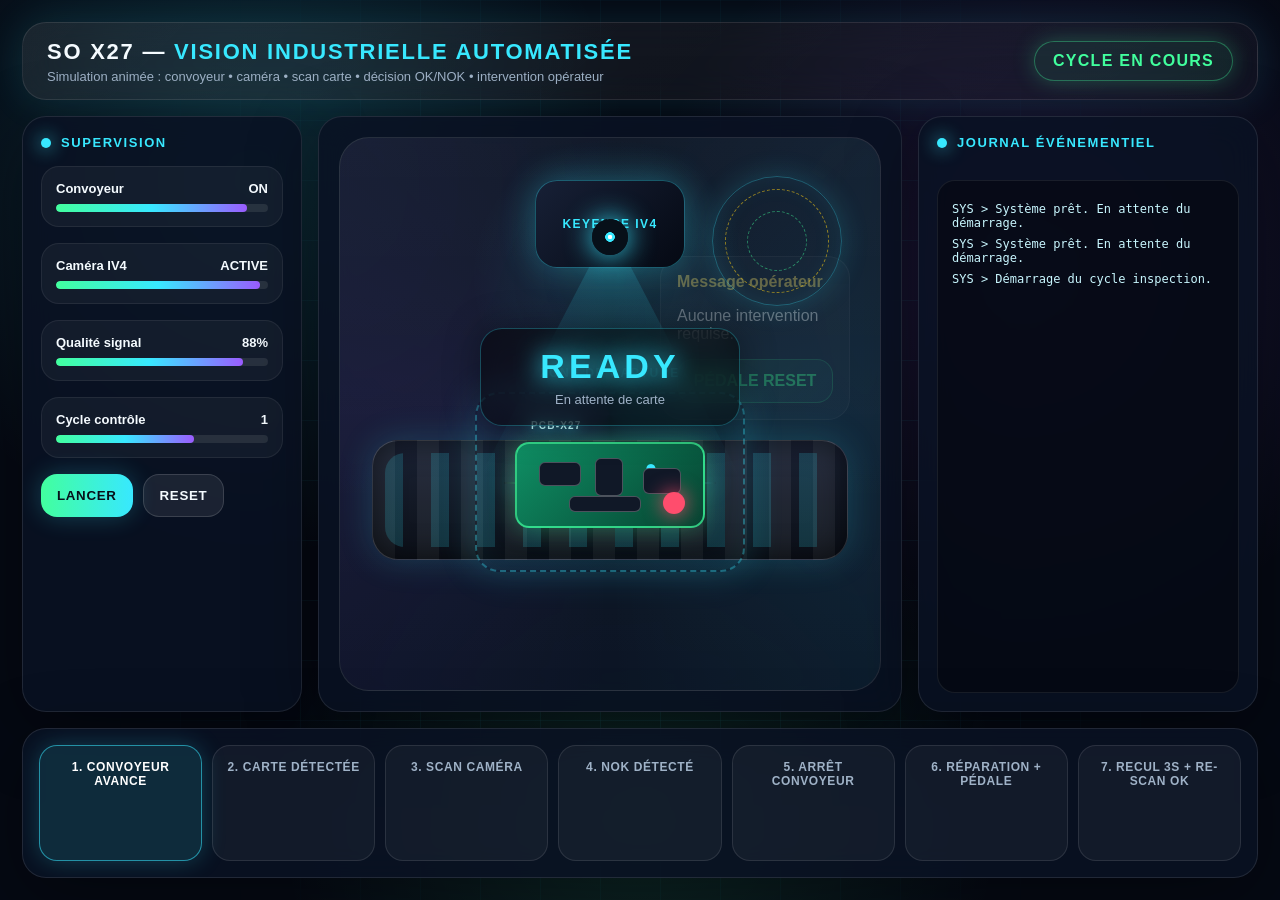
<file: convoyeur-vision.html>
<!DOCTYPE html>
<html lang="fr">
<head>
  <meta charset="UTF-8" />
  <meta name="viewport" content="width=device-width, initial-scale=1.0" />
  <title>Simulation Convoyeur Vision — OK/NOK</title>
  <style>
    :root{--bg:#050913;--panel:rgba(10,18,35,.86);--cyan:#38e8ff;--green:#42ff9e;--red:#ff4d6d;--yellow:#ffe66d;--violet:#9b5cff;--text:#f5fbff;--muted:#9fb2c7;--line:rgba(56,232,255,.25)}
    *{box-sizing:border-box}
    body{margin:0;min-height:100vh;overflow:hidden;background:radial-gradient(circle at 20% 20%,rgba(56,232,255,.16),transparent 30%),radial-gradient(circle at 80% 30%,rgba(155,92,255,.16),transparent 32%),radial-gradient(circle at 50% 90%,rgba(66,255,158,.12),transparent 35%),var(--bg);color:var(--text);font-family:Inter,Segoe UI,Arial,sans-serif}
    body:before{content:"";position:fixed;inset:0;background-image:linear-gradient(var(--line) 1px,transparent 1px),linear-gradient(90deg,var(--line) 1px,transparent 1px);background-size:60px 60px;mask-image:radial-gradient(circle at center,black 35%,transparent 80%);opacity:.25;animation:gridMove 12s linear infinite}
    @keyframes gridMove{to{background-position:120px 60px}}
    .app{position:relative;height:100vh;padding:22px;display:grid;grid-template-columns:280px 1fr 340px;grid-template-rows:78px 1fr 150px;gap:16px;z-index:2}
    .top{grid-column:1/4;display:flex;align-items:center;justify-content:space-between;padding:18px 24px;border:1px solid rgba(255,255,255,.1);border-radius:24px;background:linear-gradient(135deg,rgba(255,255,255,.08),rgba(255,255,255,.03));box-shadow:0 0 40px rgba(56,232,255,.12);backdrop-filter:blur(18px)}
    .brand h1{margin:0;font-size:22px;letter-spacing:.08em;text-transform:uppercase}.brand span{color:var(--cyan)}.subtitle{color:var(--muted);font-size:13px;margin-top:4px}
    .status-pill{padding:10px 18px;border-radius:999px;border:1px solid rgba(66,255,158,.35);color:var(--green);background:rgba(66,255,158,.08);font-weight:800;letter-spacing:.08em;text-transform:uppercase;box-shadow:0 0 22px rgba(66,255,158,.25)}
    .panel{border:1px solid rgba(255,255,255,.1);border-radius:24px;background:var(--panel);box-shadow:0 18px 70px rgba(0,0,0,.35);backdrop-filter:blur(16px);overflow:hidden}.left,.right{padding:18px}
    .panel-title{display:flex;align-items:center;gap:10px;margin:0 0 16px;color:var(--cyan);text-transform:uppercase;font-size:13px;letter-spacing:.12em}.dot{width:10px;height:10px;border-radius:50%;background:var(--cyan);box-shadow:0 0 18px var(--cyan)}
    .metric{margin:16px 0;padding:14px;border-radius:18px;background:rgba(255,255,255,.045);border:1px solid rgba(255,255,255,.07)}.metric b{display:flex;justify-content:space-between;margin-bottom:8px;font-size:13px}.bar{height:8px;border-radius:999px;overflow:hidden;background:rgba(255,255,255,.09)}.bar i{display:block;height:100%;width:90%;border-radius:999px;background:linear-gradient(90deg,var(--green),var(--cyan),var(--violet));animation:pulseBar 2.2s ease-in-out infinite}@keyframes pulseBar{50%{filter:brightness(1.45)}}
    .stage{position:relative;display:grid;place-items:center;padding:20px}.machine{position:relative;width:100%;height:100%;min-height:500px;border-radius:30px;background:radial-gradient(circle at 50% 25%,rgba(56,232,255,.11),transparent 28%),linear-gradient(180deg,rgba(255,255,255,.045),rgba(255,255,255,.015));border:1px solid rgba(255,255,255,.1);overflow:hidden}
    .camera{position:absolute;top:42px;left:50%;transform:translateX(-50%);width:150px;height:88px;border-radius:22px;background:linear-gradient(135deg,#172036,#050913);border:1px solid rgba(56,232,255,.35);box-shadow:0 0 35px rgba(56,232,255,.3);display:grid;place-items:center;z-index:5}.camera:before{content:"KEYENCE IV4";font-weight:900;color:var(--cyan);font-size:12px;letter-spacing:.12em}.camera:after{content:"";position:absolute;bottom:-210px;width:260px;height:210px;background:linear-gradient(180deg,rgba(56,232,255,.22),transparent);clip-path:polygon(42% 0,58% 0,100% 100%,0 100%);opacity:.7;animation:scanLight 2.8s ease-in-out infinite}@keyframes scanLight{50%{opacity:1;filter:brightness(1.6)}}
    .scanner-line{position:absolute;top:160px;left:18%;right:18%;height:3px;background:linear-gradient(90deg,transparent,var(--cyan),transparent);box-shadow:0 0 25px var(--cyan);opacity:0;z-index:7}.scanner-line.active{animation:scanDown 1.25s linear}@keyframes scanDown{0%{opacity:0;transform:translateY(0)}10%,90%{opacity:1}100%{opacity:0;transform:translateY(230px)}}
    .conveyor{position:absolute;left:6%;right:6%;bottom:130px;height:120px;border-radius:26px;background:repeating-linear-gradient(90deg,rgba(255,255,255,.08) 0 22px,rgba(255,255,255,.02) 22px 44px),linear-gradient(180deg,#151d30,#070b14);border:1px solid rgba(255,255,255,.12);box-shadow:inset 0 0 30px rgba(0,0,0,.55),0 0 35px rgba(56,232,255,.18);overflow:hidden}.belt{position:absolute;inset:12px;border-radius:20px;background:repeating-linear-gradient(90deg,rgba(56,232,255,.22) 0 18px,transparent 18px 46px);animation:beltForward 1.2s linear infinite;opacity:.75}.belt.stop{animation:none;opacity:.28}.belt.reverse{animation:beltReverse .42s linear infinite;opacity:.95}@keyframes beltForward{to{background-position:92px 0}}@keyframes beltReverse{to{background-position:-92px 0}}
    .board{position:absolute;bottom:162px;left:-220px;width:190px;height:86px;border-radius:14px;background:radial-gradient(circle at 22% 35%,#facc15 0 4px,transparent 5px),radial-gradient(circle at 72% 30%,#38e8ff 0 4px,transparent 5px),radial-gradient(circle at 48% 70%,#ff4d6d 0 4px,transparent 5px),linear-gradient(135deg,#0f8f64,#064331);border:2px solid rgba(66,255,158,.7);box-shadow:0 0 26px rgba(66,255,158,.35);z-index:8}.chip{position:absolute;border-radius:6px;background:#101827;border:1px solid rgba(255,255,255,.25)}.chip.c1{left:22px;top:18px;width:42px;height:24px}.chip.c2{left:78px;top:14px;width:28px;height:38px}.chip.c3{right:22px;top:24px;width:38px;height:26px}.chip.c4{left:52px;bottom:14px;width:72px;height:16px}.fault{position:absolute;right:18px;bottom:12px;width:22px;height:22px;border-radius:50%;background:var(--red);box-shadow:0 0 20px var(--red);opacity:0}.board.nok .fault{opacity:1;animation:faultBlink .55s infinite}@keyframes faultBlink{50%{opacity:.25}}
    .board.forward{animation:boardForward 5.2s linear forwards}.board.reverseMove{animation:boardReverse 3s linear forwards}.board.recheck{animation:boardRecheck 3.6s linear forwards}@keyframes boardForward{0%{left:-220px}42%{left:calc(50% - 95px)}100%{left:calc(50% - 95px)}}@keyframes boardReverse{from{left:calc(50% - 95px)}to{left:calc(50% - 330px)}}@keyframes boardRecheck{from{left:calc(50% - 330px)}70%{left:calc(50% - 95px)}to{left:calc(50% - 95px)}}
    .gate{position:absolute;bottom:118px;left:50%;transform:translateX(-50%);width:270px;height:180px;border:2px dashed rgba(56,232,255,.36);border-radius:24px;z-index:4}.gate:before{content:"ZONE DE CAPTURE";position:absolute;top:-28px;left:50%;transform:translateX(-50%);color:var(--cyan);font-size:12px;font-weight:900;letter-spacing:.14em;white-space:nowrap}
    .decision{position:absolute;top:190px;left:50%;transform:translateX(-50%);min-width:260px;padding:18px 22px;text-align:center;border-radius:22px;border:1px solid rgba(255,255,255,.12);background:rgba(0,0,0,.48);backdrop-filter:blur(12px);box-shadow:0 0 35px rgba(0,0,0,.35);z-index:10}.decision h2{margin:0;font-size:34px;letter-spacing:.12em}.decision p{margin:6px 0 0;color:var(--muted);font-size:13px}.decision.ok h2{color:var(--green);text-shadow:0 0 24px var(--green)}.decision.nok h2{color:var(--red);text-shadow:0 0 24px var(--red)}.decision.wait h2{color:var(--cyan);text-shadow:0 0 24px var(--cyan)}
    .operator{position:absolute;right:30px;bottom:280px;width:190px;padding:16px;border-radius:22px;background:rgba(255,255,255,.055);border:1px solid rgba(255,255,255,.1);opacity:.35;transform:translateY(10px);transition:.45s}.operator.active{opacity:1;transform:translateY(0);box-shadow:0 0 30px rgba(255,77,109,.25);border-color:rgba(255,77,109,.5)}.operator b{color:var(--yellow)}.pedal{margin-top:12px;padding:12px;border-radius:16px;text-align:center;background:linear-gradient(135deg,rgba(66,255,158,.18),rgba(56,232,255,.08));border:1px solid rgba(66,255,158,.35);color:var(--green);font-weight:900}.pedal.press{animation:pedalPress .5s ease}@keyframes pedalPress{50%{transform:scale(.92);filter:brightness(1.5)}}
    .right{display:flex;flex-direction:column;gap:14px}.log{flex:1;padding:14px;background:rgba(0,0,0,.35);border-radius:18px;border:1px solid rgba(255,255,255,.08);font-family:Consolas,monospace;font-size:12px;color:#c9f7ff;overflow:hidden}.log div{margin:7px 0;animation:logIn .25s ease}@keyframes logIn{from{opacity:0;transform:translateX(10px)}to{opacity:1}}
    .flow{grid-column:1/4;padding:16px;display:grid;grid-template-columns:repeat(7,1fr);gap:10px}.step{padding:14px 10px;border-radius:18px;text-align:center;border:1px solid rgba(255,255,255,.1);background:rgba(255,255,255,.045);color:var(--muted);font-size:12px;font-weight:800;text-transform:uppercase;letter-spacing:.05em}.step.active{color:#fff;border-color:rgba(56,232,255,.55);box-shadow:0 0 24px rgba(56,232,255,.22);background:rgba(56,232,255,.12)}.step.danger{border-color:rgba(255,77,109,.55);background:rgba(255,77,109,.13);color:#fff}.step.success{border-color:rgba(66,255,158,.55);background:rgba(66,255,158,.13);color:#fff}
    .controls{display:flex;gap:10px;margin-top:16px}button{cursor:pointer;border:0;border-radius:16px;padding:13px 16px;color:#071019;background:linear-gradient(90deg,var(--green),var(--cyan));font-weight:900;text-transform:uppercase;letter-spacing:.05em;box-shadow:0 0 24px rgba(56,232,255,.24)}button.secondary{color:var(--text);background:rgba(255,255,255,.08);border:1px solid rgba(255,255,255,.14);box-shadow:none}
    .alarm{position:absolute;inset:0;pointer-events:none;border:4px solid transparent;opacity:0;z-index:20}.alarm.active{opacity:1;animation:alarmFlash .7s infinite}@keyframes alarmFlash{50%{border-color:rgba(255,77,109,.75);box-shadow:inset 0 0 80px rgba(255,77,109,.18)}}
    .machine:before{content:"";position:absolute;inset:-40%;background:conic-gradient(from 0deg,transparent,rgba(56,232,255,.12),transparent,rgba(155,92,255,.12),transparent);animation:megaSpin 12s linear infinite;opacity:.75;pointer-events:none}.machine:after{content:"";position:absolute;inset:0;background:linear-gradient(180deg,transparent 0 48%,rgba(56,232,255,.06) 50%,transparent 52% 100%);background-size:100% 18px;mix-blend-mode:screen;opacity:.35;pointer-events:none;z-index:2}.top,.panel{position:relative}.top:after,.panel:after{content:"";position:absolute;inset:0;border-radius:inherit;background:linear-gradient(115deg,transparent 0 42%,rgba(255,255,255,.12) 48%,transparent 54% 100%);transform:translateX(-130%);transition:transform .85s ease;pointer-events:none}.top:hover:after,.panel:hover:after{transform:translateX(130%)}.camera{animation:cameraFloat 3.4s ease-in-out infinite}.camera .lens{position:absolute;width:36px;height:36px;border-radius:50%;background:radial-gradient(circle,#fff 0 8%,var(--cyan) 9% 18%,#071019 20% 100%);box-shadow:0 0 28px var(--cyan);bottom:12px}.gate{box-shadow:0 0 38px rgba(56,232,255,.18),inset 0 0 34px rgba(56,232,255,.08)}.gate:after{content:"";position:absolute;left:10%;right:10%;top:50%;height:2px;background:linear-gradient(90deg,transparent,var(--green),var(--cyan),transparent);box-shadow:0 0 22px var(--cyan);animation:gatePulse 1.6s ease-in-out infinite}.board{transform-style:preserve-3d}.board:before{content:"PCB-X27";position:absolute;left:14px;top:-24px;color:#bffcff;font-size:10px;font-weight:900;letter-spacing:.12em;text-shadow:0 0 12px var(--cyan)}.decision{border-color:rgba(56,232,255,.28);animation:decisionFloat 3.2s ease-in-out infinite}.decision.ok,.decision.nok{animation:decisionPop .55s ease,decisionFloat 3.2s ease-in-out infinite}.metric:hover,.step:hover{transform:translateY(-3px);border-color:rgba(56,232,255,.42);box-shadow:0 18px 46px rgba(56,232,255,.12)}.metric,.step{transition:transform .22s ease,border-color .22s ease,box-shadow .22s ease}.cockpit-ring{position:absolute;right:38px;top:38px;width:130px;height:130px;border-radius:50%;border:1px solid rgba(56,232,255,.3);box-shadow:0 0 28px rgba(56,232,255,.18),inset 0 0 28px rgba(56,232,255,.09);z-index:6;pointer-events:none}.cockpit-ring:before,.cockpit-ring:after{content:"";position:absolute;inset:12px;border-radius:50%;border:1px dashed rgba(250,204,21,.55);animation:megaSpin 4.8s linear infinite}.cockpit-ring:after{inset:34px;border-color:rgba(66,255,158,.45);animation-direction:reverse}.cycle-flash{position:fixed;inset:0;z-index:99;pointer-events:none;background:radial-gradient(circle at center,rgba(56,232,255,.28),transparent 42%);opacity:0}.cycle-flash.active{animation:cycleFlash .7s ease}.mini-sparks{position:absolute;inset:0;pointer-events:none;z-index:18}.mini-sparks i{position:absolute;width:4px;height:4px;border-radius:50%;background:var(--yellow);box-shadow:0 0 18px var(--yellow);animation:sparkFly .9s ease-out forwards}@keyframes megaSpin{to{transform:rotate(360deg)}}@keyframes cameraFloat{50%{transform:translateX(-50%) translateY(-7px)}}@keyframes gatePulse{50%{opacity:.35;transform:scaleX(.78)}}@keyframes decisionFloat{50%{transform:translateX(-50%) translateY(-5px)}}@keyframes decisionPop{0%{scale:.9;filter:brightness(1.8)}100%{scale:1;filter:brightness(1)}}@keyframes cycleFlash{0%{opacity:0}25%{opacity:1}100%{opacity:0}}@keyframes sparkFly{to{transform:translate(var(--sx),var(--sy)) scale(.2);opacity:0}}
    @media(max-width:1000px){body{overflow:auto}.app{height:auto;grid-template-columns:1fr;grid-template-rows:auto;overflow:auto}.top,.flow{grid-column:1}.machine{min-height:620px}.flow{grid-template-columns:1fr 1fr}}
  </style>
</head>
<body>
  <div class="app">
    <header class="top"><div class="brand"><h1>SO X27 — <span>Vision Industrielle Automatisée</span></h1><div class="subtitle">Simulation animée : convoyeur • caméra • scan carte • décision OK/NOK • intervention opérateur</div></div><div class="status-pill" id="globalStatus">Système prêt</div></header>
    <aside class="panel left"><h3 class="panel-title"><span class="dot"></span>Supervision</h3><div class="metric"><b>Convoyeur <span id="convState">ON</span></b><div class="bar"><i id="convBar"></i></div></div><div class="metric"><b>Caméra IV4 <span>ACTIVE</span></b><div class="bar"><i style="width:96%"></i></div></div><div class="metric"><b>Qualité signal <span id="quality">88%</span></b><div class="bar"><i style="width:88%"></i></div></div><div class="metric"><b>Cycle contrôle <span id="cycle">0</span></b><div class="bar"><i style="width:65%"></i></div></div><div class="controls"><button onclick="startCycle()">Lancer</button><button class="secondary" onclick="resetCycle()">Reset</button></div></aside>
    <main class="panel stage"><div class="machine"><div class="alarm" id="alarm"></div><div class="camera"></div><div class="scanner-line" id="scan"></div><div class="gate"></div><div class="decision wait" id="decision"><h2>READY</h2><p>En attente de carte</p></div><div class="operator" id="operator"><b>Message opérateur</b><p id="operatorMsg">Aucune intervention requise.</p><div class="pedal" id="pedal">PÉDALE RESET</div></div><div class="conveyor"><div class="belt" id="belt"></div></div><div class="board" id="board"><div class="chip c1"></div><div class="chip c2"></div><div class="chip c3"></div><div class="chip c4"></div><div class="fault"></div></div></div></main>
    <aside class="panel right"><h3 class="panel-title"><span class="dot"></span>Journal événementiel</h3><div class="log" id="log"></div></aside>
    <section class="panel flow"><div class="step" id="s1">1. Convoyeur avance</div><div class="step" id="s2">2. Carte détectée</div><div class="step" id="s3">3. Scan caméra</div><div class="step" id="s4">4. NOK détecté</div><div class="step" id="s5">5. Arrêt convoyeur</div><div class="step" id="s6">6. Réparation + pédale</div><div class="step" id="s7">7. Recul 3s + re-scan OK</div></section>
  </div>
  <script>
    const board=document.getElementById("board"),belt=document.getElementById("belt"),scan=document.getElementById("scan"),decision=document.getElementById("decision"),logBox=document.getElementById("log"),alarm=document.getElementById("alarm"),operator=document.getElementById("operator"),operatorMsg=document.getElementById("operatorMsg"),pedal=document.getElementById("pedal"),globalStatus=document.getElementById("globalStatus"),convState=document.getElementById("convState"),cycle=document.getElementById("cycle");let cycleCount=0,timers=[];
    const machine=document.querySelector(".machine"),cameraBox=document.querySelector(".camera"),flash=document.createElement("div"),ring=document.createElement("div"),sparks=document.createElement("div");flash.className="cycle-flash";ring.className="cockpit-ring";sparks.className="mini-sparks";document.body.appendChild(flash);machine.appendChild(ring);machine.appendChild(sparks);if(cameraBox){const lens=document.createElement("div");lens.className="lens";cameraBox.appendChild(lens)}
    function wait(ms){return new Promise(r=>{const t=setTimeout(r,ms);timers.push(t)})}
    function log(text,type=""){const d=document.createElement("div");d.textContent="SYS > "+text;if(type==="nok")d.style.color="#ff7a90";if(type==="ok")d.style.color="#7dffb3";if(type==="warn")d.style.color="#ffe66d";logBox.appendChild(d);logBox.scrollTop=logBox.scrollHeight;while(logBox.children.length>18)logBox.removeChild(logBox.firstChild)}
    function setStep(n,cls="active"){for(let i=1;i<=7;i++)document.getElementById("s"+i).className="step";const el=document.getElementById("s"+n);if(el)el.classList.add(cls)}
    function setDecision(mode,title,text){decision.className="decision "+mode;decision.querySelector("h2").textContent=title;decision.querySelector("p").textContent=text}
    function conveyor(mode){belt.className="belt";if(mode==="stop")belt.classList.add("stop");if(mode==="reverse")belt.classList.add("reverse");convState.textContent=mode==="stop"?"STOP":mode==="reverse"?"REVERSE":"ON"}
    async function startCycle(){resetCycle(false);cycleCount++;cycle.textContent=cycleCount;globalStatus.textContent="Cycle en cours";log("Démarrage du cycle inspection.");conveyor("forward");setStep(1);board.className="board nok forward";await wait(2200);setStep(2);log("Carte électronique détectée dans la zone caméra.");setDecision("wait","SCAN","Acquisition image en cours");scan.classList.remove("active");void scan.offsetWidth;scan.classList.add("active");await wait(1400);setStep(3);log("Analyse IA : polarité, présence composants, OCR, couleur.");await wait(1200);setStep(4,"danger");setDecision("nok","NOK","Défaut détecté sur la carte");log("Résultat NOK : défaut composant / polarité non conforme.","nok");alarm.classList.add("active");await wait(850);setStep(5,"danger");conveyor("stop");globalStatus.textContent="Convoyeur arrêté — NOK";log("Convoyeur arrêté automatiquement.","nok");operator.classList.add("active");operatorMsg.textContent="Défaut détecté. Réparer la carte puis appuyer sur la pédale.";await wait(2500);setStep(6,"active");pedal.classList.add("press");log("Opérateur : correction effectuée. Appui pédale reçu.","warn");operatorMsg.textContent="Carte réparée. Redémarrage sécurisé du cycle.";await wait(650);pedal.classList.remove("press");alarm.classList.remove("active");setStep(7,"active");setDecision("wait","RESET","Recul convoyeur pendant 3 secondes");conveyor("reverse");board.className="board nok reverseMove";log("Marche arrière convoyeur : 3 secondes.","warn");await wait(3000);setDecision("wait","RE-SCAN","Reprise avant et nouvelle capture");conveyor("forward");board.className="board recheck";board.classList.remove("nok");await wait(2300);scan.classList.remove("active");void scan.offsetWidth;scan.classList.add("active");log("Nouvelle image capturée après réparation.");await wait(1200);setDecision("ok","OK","Carte conforme — convoyeur libéré");setStep(7,"success");log("Résultat OK : carte conforme. Convoyeur en marche avant.","ok");globalStatus.textContent="Système nominal — OK";operator.classList.remove("active");operatorMsg.textContent="Aucune intervention requise.";await wait(1600);board.style.left="calc(100% + 40px)";log("Carte évacuée vers la suite de ligne.","ok")}
    function resetCycle(clearLog=true){timers.forEach(clearTimeout);timers=[];board.className="board";board.style.left="";belt.className="belt";scan.classList.remove("active");alarm.classList.remove("active");operator.classList.remove("active");setDecision("wait","READY","En attente de carte");globalStatus.textContent="Système prêt";convState.textContent="ON";for(let i=1;i<=7;i++)document.getElementById("s"+i).className="step";if(clearLog)logBox.innerHTML="";log("Système prêt. En attente du démarrage.")}
    function flashPulse(){flash.classList.remove("active");void flash.offsetWidth;flash.classList.add("active")}
    function burstSparks(){sparks.innerHTML="";for(let i=0;i<24;i++){const s=document.createElement("i");s.style.left="50%";s.style.top="56%";s.style.setProperty("--sx",(Math.random()*280-140)+"px");s.style.setProperty("--sy",(Math.random()*190-95)+"px");s.style.animationDelay=(Math.random()*120)+"ms";sparks.appendChild(s)}setTimeout(()=>sparks.innerHTML="",1100)}
    const baseStartCycle=startCycle;
    startCycle=async function(){flashPulse();setTimeout(flashPulse,3600);setTimeout(burstSparks,5700);setTimeout(flashPulse,11100);setTimeout(flashPulse,17800);return baseStartCycle()}
    resetCycle();setTimeout(startCycle,1000);
  </script>
</body>
</html>
</file>
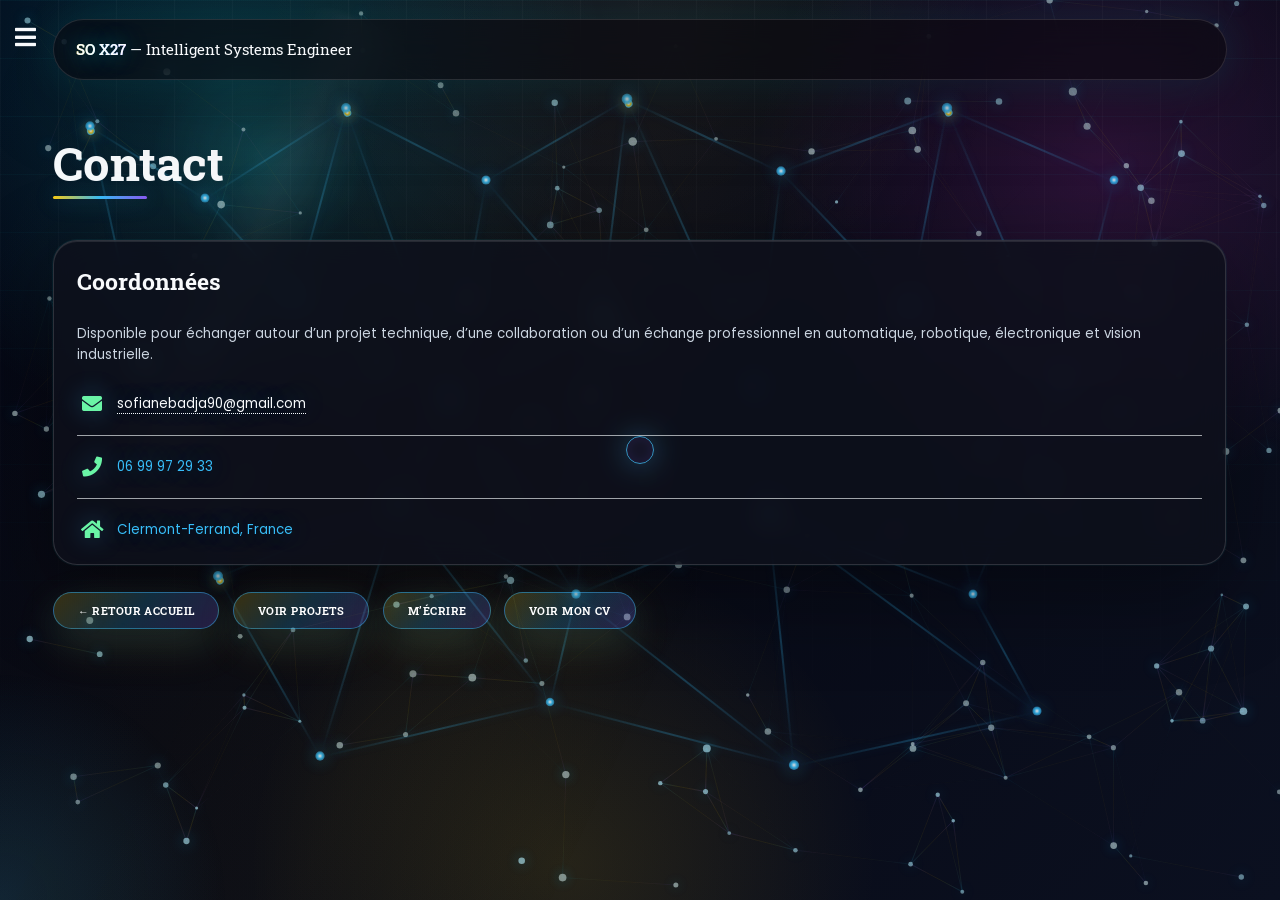
<file: elements.html>
<!-- =========================
     FICHIER : elements.html
     (Contact)
========================= -->
<!DOCTYPE HTML>
<!--
	Editorial by HTML5 UP
	html5up.net | @ajlkn
	Free for personal and commercial use under the CCA 3.0 license (html5up.net/license)
-->
<html lang="fr">
	<head>
		<title>Contact | SOFIANE BADJA</title>
		<meta charset="utf-8" />
		<meta name="viewport" content="width=device-width, initial-scale=1, viewport-fit=cover" />
		<link rel="stylesheet" href="assets/css/main.css" />
		<meta name="theme-color" content="#09090f" />
		<link rel="icon" href="images/so.jpeg" type="image/jpeg" />
	
		<!-- ===== Animation premium portfolio Sofiane ===== -->
		<link rel="preconnect" href="https://fonts.googleapis.com">
		<link rel="preconnect" href="https://fonts.gstatic.com" crossorigin>
		<link href="https://fonts.googleapis.com/css2?family=Poppins:wght@400;500;600;700;800&display=swap" rel="stylesheet">

		<style>
			:root {
				--so-bg: #09090f;
				--so-panel: rgba(14, 16, 28, 0.82);
				--so-panel-2: rgba(255, 255, 255, 0.065);
				--so-text: #f8fafc;
				--so-muted: #cbd5e1;
				--so-accent: #38bdf8;
				--so-accent-2: #8b5cf6;
				--so-accent-3: #facc15;
				--so-border: rgba(255, 255, 255, 0.12);
				--so-shadow: 0 24px 80px rgba(0, 0, 0, 0.38);
			}

			html { scroll-behavior: smooth; }

			body {
				font-family: 'Poppins', Arial, sans-serif;
				background:
					radial-gradient(circle at 10% 12%, rgba(250, 204, 21, 0.14), transparent 26%),
					radial-gradient(circle at 86% 0%, rgba(139, 92, 246, 0.16), transparent 26%),
					radial-gradient(circle at 78% 78%, rgba(56, 189, 248, 0.14), transparent 24%),
					linear-gradient(135deg, #06070d 0%, #0b1020 48%, #0f172a 100%) !important;
				color: var(--so-text);
				overflow-x: hidden;
			}

			body::before {
				content: "";
				position: fixed;
				inset: 0;
				z-index: -3;
				pointer-events: none;
				background:
					linear-gradient(rgba(255,255,255,0.035) 1px, transparent 1px),
					linear-gradient(90deg, rgba(255,255,255,0.035) 1px, transparent 1px);
				background-size: 46px 46px;
				mask-image: radial-gradient(circle at center, black 0%, transparent 72%);
				-webkit-mask-image: radial-gradient(circle at center, black 0%, transparent 72%);
			}

			body::after {
				content: "";
				position: fixed;
				width: 520px;
				height: 520px;
				right: -170px;
				bottom: -180px;
				border-radius: 999px;
				background: radial-gradient(circle, rgba(56,189,248,0.2), transparent 66%);
				filter: blur(2px);
				z-index: -2;
				animation: soFloatGlow 9s ease-in-out infinite alternate;
				pointer-events: none;
			}

			#wrapper { background: transparent !important; }
			#main { background: transparent !important; }
			#main > .inner { position: relative; z-index: 1; }

			#header {
				background: rgba(9, 9, 15, 0.58);
				backdrop-filter: blur(16px);
				-webkit-backdrop-filter: blur(16px);
				border: 1px solid var(--so-border);
				border-radius: 22px;
				padding: 1.05rem 1.35rem;
				margin-top: 1.2rem;
				box-shadow: 0 18px 50px rgba(0,0,0,0.22);
			}

			#header .logo,
			#menu a,
			a {
				color: var(--so-text) !important;
			}

			#header .logo strong {
				background: linear-gradient(90deg, var(--so-accent-3), var(--so-accent), var(--so-accent-2));
				-webkit-background-clip: text;
				background-clip: text;
				color: transparent;
			}

			h1, h2, h3, h4, strong {
				color: var(--so-text) !important;
			}

			p, li {
				color: var(--so-muted);
			}

			section {
				position: relative;
			}

			#banner {
				position: relative;
				border: 1px solid var(--so-border);
				border-radius: 34px;
				padding: 3rem !important;
				margin-top: 2rem;
				background:
					linear-gradient(135deg, rgba(255,255,255,0.10), rgba(255,255,255,0.03)),
					radial-gradient(circle at 88% 18%, rgba(250, 204, 21, 0.18), transparent 34%),
					radial-gradient(circle at 12% 82%, rgba(56, 189, 248, 0.18), transparent 30%);
				box-shadow: var(--so-shadow);
				overflow: hidden;
			}

			#banner::before {
				content: "";
				position: absolute;
				inset: -2px;
				background: linear-gradient(120deg, transparent 0%, rgba(56,189,248,0.25) 35%, rgba(139,92,246,0.22) 65%, transparent 100%);
				opacity: 0.6;
				animation: soBorderFlow 7s linear infinite;
				z-index: -1;
			}

			#banner h1 {
				font-weight: 800;
				letter-spacing: -0.05em;
				background: linear-gradient(90deg, #ffffff 0%, #bae6fd 42%, #c4b5fd 100%);
				-webkit-background-clip: text;
				background-clip: text;
				color: transparent !important;
				animation: soFadeUp 0.9s ease both;
			}

			#banner p { animation: soFadeUp 1s ease both; }
			#banner .actions { animation: soFadeUp 1.1s ease both; }

			#banner .image img,
			.project-box img,
			.project-box video,
			.project-gallery img,
			.posts article .image img {
				filter: saturate(1.08) contrast(1.03);
				transition: transform 0.6s ease, filter 0.6s ease;
			}

			#banner .image {
				animation: soFloat 4.8s ease-in-out infinite;
			}

			#banner .image img {
				border-radius: 28px !important;
				box-shadow: 0 30px 80px rgba(0,0,0,0.38), 0 0 0 1px rgba(255,255,255,0.14);
			}

			.features article,
			.posts article,
			.box,
			.project-box,
			.project-detail > section,
			.project-gallery .image {
				background: var(--so-panel) !important;
				border: 1px solid var(--so-border) !important;
				border-radius: 24px !important;
				box-shadow: 0 18px 55px rgba(0,0,0,0.24);
				backdrop-filter: blur(14px);
				-webkit-backdrop-filter: blur(14px);
				transition: transform 0.38s ease, border-color 0.38s ease, box-shadow 0.38s ease, background 0.38s ease;
			}

			.features article,
			.posts article,
			.box,
			.project-detail > section {
				padding: 1.45rem !important;
			}

			.features article:hover,
			.posts article:hover,
			.box:hover,
			.project-box:hover,
			.project-gallery .image:hover {
				transform: translateY(-10px);
				border-color: rgba(56, 189, 248, 0.45) !important;
				box-shadow: 0 28px 90px rgba(56,189,248,0.16), 0 22px 65px rgba(0,0,0,0.34);
				background: rgba(20, 25, 44, 0.82) !important;
			}

			.posts article .image,
			.project-gallery .image,
			.project-box {
				overflow: hidden;
			}

			.posts article:hover .image img,
			.project-gallery .image:hover img,
			.project-box:hover img,
			.project-box:hover video {
				transform: scale(1.055);
			}

			.icon {
				color: var(--so-accent) !important;
				text-shadow: 0 0 24px rgba(56,189,248,0.35);
			}

			.button,
			input[type="submit"],
			input[type="reset"],
			input[type="button"] {
				position: relative;
				border-radius: 999px !important;
				border: 1px solid rgba(56,189,248,0.45) !important;
				background: linear-gradient(135deg, rgba(250,204,21,0.20), rgba(56,189,248,0.20), rgba(139,92,246,0.22)) !important;
				color: #fff !important;
				box-shadow: 0 14px 36px rgba(250,204,21,0.12), 0 12px 34px rgba(56,189,248,0.10);
				overflow: hidden;
				transition: transform 0.25s ease, box-shadow 0.25s ease;
			}

			.button:hover {
				transform: translateY(-3px);
				box-shadow: 0 18px 45px rgba(139,92,246,0.22);
			}

			.button::before {
				content: "";
				position: absolute;
				inset: 0;
				background: linear-gradient(90deg, transparent, rgba(255,255,255,0.25), transparent);
				transform: translateX(-120%);
				transition: transform 0.65s ease;
			}

			.button:hover::before {
				transform: translateX(120%);
			}

			#sidebar {
				background: rgba(9, 9, 15, 0.84) !important;
				border-right: 1px solid var(--so-border);
				backdrop-filter: blur(18px);
				-webkit-backdrop-filter: blur(18px);
			}

			#menu ul a {
				border-radius: 14px;
				transition: background 0.25s ease, transform 0.25s ease, color 0.25s ease;
			}

			#menu ul a:hover {
				background: rgba(56,189,248,0.12);
				transform: translateX(7px);
				color: #bae6fd !important;
			}

			input, textarea, select {
				background: rgba(255,255,255,0.08) !important;
				border-color: var(--so-border) !important;
				color: var(--so-text) !important;
				border-radius: 14px !important;
			}

			.major h2,
			header.main h1 {
				position: relative;
				display: inline-block;
			}

			.major h2::after,
			header.main h1::after {
				content: "";
				position: absolute;
				left: 0;
				bottom: -0.35rem;
				width: 55%;
				height: 3px;
				border-radius: 999px;
				background: linear-gradient(90deg, var(--so-accent-3), var(--so-accent), var(--so-accent-2));
				box-shadow: 0 0 22px rgba(56,189,248,0.4);
			}

			/* Sécurité : le contenu reste visible même si l'animation JS ne se lance pas */
			.so-reveal {
				opacity: 1;
				transform: translateY(0);
				transition: opacity 0.75s ease, transform 0.75s ease;
			}

			body.so-anim-ready .so-reveal {
				opacity: 0;
				transform: translateY(28px);
			}

			body.so-anim-ready .so-reveal.so-visible {
				opacity: 1;
				transform: translateY(0);
			}

			.so-spotlight {
				position: fixed;
				width: 520px;
				height: 520px;
				border-radius: 50%;
				background: radial-gradient(circle, rgba(56,189,248,0.14), transparent 62%);
				pointer-events: none;
				z-index: -1;
				transform: translate(-50%, -50%);
				transition: opacity 0.3s ease;
			}

			@keyframes soFadeUp {
				from { opacity: 0; transform: translateY(24px); }
				to { opacity: 1; transform: translateY(0); }
			}

			@keyframes soFloat {
				0%, 100% { transform: translateY(0); }
				50% { transform: translateY(-14px); }
			}

			@keyframes soFloatGlow {
				from { transform: translateY(0) scale(1); }
				to { transform: translateY(-42px) scale(1.08); }
			}

			@keyframes soBorderFlow {
				0% { transform: translateX(-35%); }
				100% { transform: translateX(35%); }
			}

			/* ===== Animation neurale : réseau de neurones circulant ===== */
			.so-neural-bg {
				position: fixed;
				inset: 0;
				overflow: hidden;
				pointer-events: none;
				z-index: -2;
				opacity: 0.9;
				animation: soNetworkFloat 18s ease-in-out infinite alternate;
			}

			.so-neural-bg .so-node,
			.so-neural-bg .so-link {
				position: absolute;
				display: block;
			}

			.so-neural-bg .so-node {
				width: 10px;
				height: 10px;
				border-radius: 50%;
				background: radial-gradient(circle, rgba(255,255,255,0.96) 0%, rgba(56,189,248,0.95) 38%, rgba(56,189,248,0.18) 100%);
				box-shadow: 0 0 18px rgba(56,189,248,0.52), 0 0 32px rgba(139,92,246,0.16);
				animation: soNodePulse 3.8s ease-in-out infinite;
			}

			.so-neural-bg .so-link {
				height: 2px;
				transform-origin: left center;
				background: linear-gradient(90deg, rgba(56,189,248,0.02), rgba(56,189,248,0.42), rgba(139,92,246,0.02));
				box-shadow: 0 0 12px rgba(56,189,248,0.22);
				opacity: 0.68;
				animation: soLinkGlow 4.8s ease-in-out infinite;
			}

			@keyframes soNodePulse {
				0%, 100% { transform: scale(1); opacity: 0.78; }
				50% { transform: scale(1.6); opacity: 1; }
			}

			@keyframes soLinkGlow {
				0%, 100% { opacity: 0.28; }
				50% { opacity: 0.86; }
			}

			@keyframes soNetworkFloat {
				0% { transform: translate3d(0, 0, 0) scale(1); }
				100% { transform: translate3d(12px, -14px, 0) scale(1.02); }
			}


			.so-neural-bg .so-signal {
				position: absolute;
				height: 2px;
				transform-origin: left center;
				overflow: visible;
				pointer-events: none;
			}

			.so-neural-bg .so-signal-dot {
				position: absolute;
				left: 0;
				top: -3px;
				width: 8px;
				height: 8px;
				border-radius: 50%;
				background: radial-gradient(circle, rgba(255,255,255,1) 0%, rgba(250,204,21,0.95) 34%, rgba(56,189,248,0.9) 72%, rgba(56,189,248,0.0) 100%);
				box-shadow: 0 0 12px rgba(250,204,21,0.55), 0 0 22px rgba(56,189,248,0.48);
				animation: soSignalTravel 3.2s linear infinite;
			}

			@keyframes soSignalTravel {
				0% { transform: translateX(0); opacity: 0; }
				10% { opacity: 1; }
				90% { opacity: 1; }
				100% { transform: translateX(var(--travel, 120px)); opacity: 0; }
			}



			/* ===== Signature ultra premium : cinématique + luxe ingénierie ===== */
			body::selection { background: rgba(250, 204, 21, 0.32); color: #fff; }

			#main > .inner::before {
				content: "";
				position: fixed;
				inset: 0;
				z-index: -1;
				pointer-events: none;
				background:
					linear-gradient(115deg, transparent 0%, rgba(250,204,21,0.035) 42%, transparent 58%),
					radial-gradient(circle at 50% 0%, rgba(255,255,255,0.055), transparent 34%);
				animation: soCinemaSweep 9s ease-in-out infinite alternate;
			}

			#header {
				position: sticky;
				top: 1rem;
				z-index: 20;
				box-shadow: 0 22px 70px rgba(0,0,0,0.32), inset 0 1px 0 rgba(255,255,255,0.08);
			}

			#banner {
				min-height: 70vh;
				display: flex;
				align-items: center;
				isolation: isolate;
			}

			#banner::after {
				content: "";
				position: absolute;
				inset: 1px;
				border-radius: 33px;
				pointer-events: none;
				background:
					linear-gradient(180deg, rgba(255,255,255,0.13), transparent 18%),
					linear-gradient(135deg, rgba(250,204,21,0.08), transparent 46%, rgba(56,189,248,0.08));
				z-index: -1;
			}

			#banner .image {
				position: relative;
				padding: 0.45rem;
				border-radius: 34px;
				background: linear-gradient(135deg, rgba(250,204,21,0.55), rgba(56,189,248,0.32), rgba(139,92,246,0.42));
				box-shadow: 0 28px 90px rgba(0,0,0,0.44), 0 0 55px rgba(250,204,21,0.12);
			}

			#banner .image::before {
				content: "";
				position: absolute;
				inset: -18px;
				border-radius: 46px;
				background: radial-gradient(circle, rgba(250,204,21,0.20), transparent 62%);
				filter: blur(10px);
				z-index: -1;
				animation: soPortraitAura 5s ease-in-out infinite alternate;
			}

			#banner .image img {
				border-radius: 28px !important;
				transform: translateZ(0);
			}

			#banner h1 {
				font-size: clamp(2.2rem, 4.8vw, 4.65rem) !important;
				line-height: 0.98 !important;
				letter-spacing: -0.075em;
				text-shadow: 0 18px 55px rgba(0,0,0,0.32);
			}

			.so-hero-subtitle {
				font-size: clamp(1.05rem, 1.65vw, 1.45rem) !important;
				font-weight: 600;
				color: #f8fafc !important;
				text-shadow: 0 0 28px rgba(56,189,248,0.13);
			}

			.features article,
			.posts article,
			.so-stat-card,
			.so-experience-card,
			.so-contact-card,
			.box {
				position: relative;
				overflow: hidden;
				box-shadow: 0 22px 70px rgba(0,0,0,0.32), inset 0 1px 0 rgba(255,255,255,0.075) !important;
			}

			.features article::before,
			.posts article::before,
			.so-stat-card::before,
			.so-experience-card::before,
			.so-contact-card::before,
			.box::before {
				content: "";
				position: absolute;
				inset: 0;
				background: linear-gradient(135deg, rgba(255,255,255,0.11), transparent 34%, rgba(250,204,21,0.05));
				opacity: 0;
				transition: opacity 0.35s ease;
				pointer-events: none;
			}

			.features article:hover::before,
			.posts article:hover::before,
			.so-stat-card:hover::before,
			.so-experience-card:hover::before,
			.so-contact-card:hover::before,
			.box:hover::before { opacity: 1; }

			.posts article h3 {
				font-size: 1.08rem;
				line-height: 1.42;
			}

			.posts article:hover {
				transform: translateY(-12px) scale(1.012);
			}

			.so-tech-grid span,
			.so-tag,
			.so-project-tags span {
				box-shadow: inset 0 1px 0 rgba(255,255,255,0.12), 0 10px 30px rgba(0,0,0,0.18);
			}

			.button {
				letter-spacing: 0.04em;
				font-weight: 700 !important;
				text-transform: uppercase;
				box-shadow: 0 16px 48px rgba(250,204,21,0.11), 0 12px 38px rgba(56,189,248,0.11) !important;
			}

			@keyframes soCinemaSweep {
				0% { opacity: 0.45; transform: translateX(-20px); }
				100% { opacity: 1; transform: translateX(20px); }
			}

			@keyframes soPortraitAura {
				from { opacity: 0.55; transform: scale(0.96); }
				to { opacity: 0.95; transform: scale(1.04); }
			}

			body.so-loaded #banner h1,
			body.so-loaded .so-hero-subtitle,
			body.so-loaded .so-eyebrow,
			body.so-loaded #banner .actions {
				animation-name: soCinematicReveal;
				animation-duration: 1.05s;
				animation-timing-function: cubic-bezier(.16, 1, .3, 1);
				animation-fill-mode: both;
			}

			body.so-loaded .so-eyebrow { animation-delay: 0.05s; }
			body.so-loaded #banner h1 { animation-delay: 0.14s; }
			body.so-loaded .so-hero-subtitle { animation-delay: 0.25s; }
			body.so-loaded #banner .actions { animation-delay: 0.36s; }

			@keyframes soCinematicReveal {
				from { opacity: 0; transform: translateY(34px) scale(0.985); filter: blur(8px); }
				to { opacity: 1; transform: translateY(0) scale(1); filter: blur(0); }
			}


			/* Correction : la photo de profil reste premium mais sans entrée cinématique répétée */
			#banner .image {
				animation: none !important;
				transform: none !important;
				opacity: 1 !important;
				filter: none !important;
			}

			#banner .image img {
				animation: none !important;
				transform: translateZ(0) !important;
			}


			@media screen and (max-width: 980px) {
				#banner { padding: 2rem !important; }
				#banner .content,
				#banner .image { width: 100% !important; }
			}
		</style>

	

<!-- ===== SO X27 CINEMATIC UPGRADE PACK : loader + 3D background + magnetic UI ===== -->
<style id="sox27-cinematic-upgrade">
	:root{
		--sox27-gold:#facc15;
		--sox27-cyan:#38bdf8;
		--sox27-violet:#8b5cf6;
		--sox27-dark:#030712;
	}

	/* Loader d'introduction */
	.sox27-loader{
		position:fixed;
		inset:0;
		z-index:99999;
		display:grid;
		place-items:center;
		background:
			radial-gradient(circle at 50% 35%, rgba(56,189,248,.18), transparent 32%),
			radial-gradient(circle at 65% 60%, rgba(250,204,21,.10), transparent 26%),
			linear-gradient(135deg,#020617 0%,#050816 44%,#0f172a 100%);
		overflow:hidden;
		transition:opacity .85s ease, visibility .85s ease, transform .85s ease;
	}
	body.sox27-ready .sox27-loader{opacity:0;visibility:hidden;transform:scale(1.035)}
	.sox27-loader::before{
		content:"";
		position:absolute;
		inset:-40%;
		background:conic-gradient(from 0deg, transparent, rgba(56,189,248,.18), transparent, rgba(250,204,21,.12), transparent, rgba(139,92,246,.16), transparent);
		animation:sox27LoaderSpin 7s linear infinite;
		filter:blur(8px);
	}
	.sox27-loader::after{
		content:"";
		position:absolute;
		inset:0;
		background:
			linear-gradient(rgba(255,255,255,.028) 1px, transparent 1px),
			linear-gradient(90deg, rgba(255,255,255,.028) 1px, transparent 1px);
		background-size:42px 42px;
		mask-image:radial-gradient(circle, black 0%, transparent 76%);
		-webkit-mask-image:radial-gradient(circle, black 0%, transparent 76%);
	}
	.sox27-loader-card{
		position:relative;
		width:min(92vw,760px);
		padding:2.35rem;
		border:1px solid rgba(255,255,255,.15);
		border-radius:32px;
		background:linear-gradient(135deg,rgba(255,255,255,.11),rgba(255,255,255,.035));
		box-shadow:0 35px 120px rgba(0,0,0,.55), inset 0 1px 0 rgba(255,255,255,.16);
		backdrop-filter:blur(18px);
		-webkit-backdrop-filter:blur(18px);
		text-align:center;
	}
	.sox27-loader-mark{
		width:118px;height:118px;margin:0 auto 1.1rem;
		border-radius:50%;
		border:1px solid rgba(56,189,248,.45);
		display:grid;place-items:center;
		font-weight:900;
		letter-spacing:.08em;
		font-size:1.35rem;
		color:#fff;
		background:radial-gradient(circle,rgba(56,189,248,.23),rgba(139,92,246,.08) 55%,transparent 70%);
		box-shadow:0 0 44px rgba(56,189,248,.32), inset 0 0 22px rgba(250,204,21,.08);
		animation:sox27CorePulse 2.2s ease-in-out infinite;
	}
	.sox27-loader h2{
		margin:.35rem 0 .55rem!important;
		font-size:clamp(1.6rem,4vw,3.2rem)!important;
		font-weight:900!important;
		letter-spacing:-.07em!important;
		background:linear-gradient(90deg,#fff,#fde68a,#bae6fd,#c4b5fd);
		-webkit-background-clip:text;background-clip:text;color:transparent!important;
	}
	.sox27-loader p{
		max-width:650px;
		margin:.4rem auto 1.2rem!important;
		color:#dbeafe!important;
		font-weight:600;
		line-height:1.75;
	}
	.sox27-loader-terminal{
		margin:1.2rem auto 0;
		text-align:left;
		max-width:600px;
		padding:1rem 1.1rem;
		border-radius:18px;
		background:rgba(2,6,23,.72);
		border:1px solid rgba(56,189,248,.22);
		font-family:Consolas, Monaco, 'Courier New', monospace;
		box-shadow:inset 0 0 24px rgba(56,189,248,.08);
	}
	.sox27-loader-terminal span{
		display:block;
		color:#a7f3d0;
		font-size:.86rem;
		line-height:1.8;
		opacity:0;
		animation:sox27TerminalLine .5s ease forwards;
	}
	.sox27-loader-terminal span:nth-child(1){animation-delay:.25s}
	.sox27-loader-terminal span:nth-child(2){animation-delay:.65s}
	.sox27-loader-terminal span:nth-child(3){animation-delay:1.05s}
	.sox27-loader-terminal span:nth-child(4){animation-delay:1.45s;color:#fde68a}
	.sox27-loader-bar{
		width:min(520px,78vw);
		height:4px;
		margin:1.25rem auto 0;
		border-radius:999px;
		background:rgba(255,255,255,.12);
		overflow:hidden;
	}
	.sox27-loader-bar i{
		display:block;height:100%;width:100%;
		background:linear-gradient(90deg,var(--sox27-gold),var(--sox27-cyan),var(--sox27-violet));
		transform-origin:left center;
		animation:sox27LoadBar 2.4s ease forwards;
	}

	/* Canvas profondeur */
	#sox27-canvas-bg{
		position:fixed;
		inset:0;
		z-index:-4;
		width:100%;height:100%;
		pointer-events:none;
		opacity:.65;
	}

	/* Curseur premium */
	.sox27-cursor{
		position:fixed;
		left:0;top:0;
		width:22px;height:22px;
		border-radius:50%;
		border:1px solid rgba(56,189,248,.85);
		box-shadow:0 0 24px rgba(56,189,248,.38), inset 0 0 12px rgba(250,204,21,.12);
		pointer-events:none;
		z-index:99998;
		transform:translate(-50%,-50%);
		transition:width .18s ease,height .18s ease,border-color .18s ease,opacity .25s ease;
	}
	.sox27-cursor.is-hovering{width:42px;height:42px;border-color:rgba(250,204,21,.95)}

	/* Effet premium sur sections */
	#banner,.features article,.posts article,.box,.project-detail > section,.so-stat-card,.so-experience-card,.so-contact-card{
		transform-style:preserve-3d;
		will-change:transform;
	}
	.sox27-magnetic{transition:transform .18s ease-out!important;}

	/* Terminal IA intégré sous la bannière */
	.sox27-terminal-panel{
		position:relative;
		margin:1.5rem 0 2rem;
		padding:1.15rem 1.25rem;
		border-radius:24px;
		border:1px solid rgba(56,189,248,.24);
		background:linear-gradient(135deg,rgba(2,6,23,.75),rgba(15,23,42,.55));
		box-shadow:0 20px 70px rgba(0,0,0,.28), inset 0 1px 0 rgba(255,255,255,.08);
		overflow:hidden;
	}
	.sox27-terminal-panel::before{
		content:"";position:absolute;inset:0;
		background:linear-gradient(90deg,transparent,rgba(56,189,248,.08),transparent);
		transform:translateX(-100%);animation:sox27PanelSweep 5s ease-in-out infinite;
	}
	.sox27-terminal-title{
		display:flex;align-items:center;gap:.6rem;margin-bottom:.65rem;
		font-weight:800;color:#f8fafc!important;letter-spacing:.04em;text-transform:uppercase;font-size:.84rem;
	}
	.sox27-led{width:10px;height:10px;border-radius:50%;background:#22c55e;box-shadow:0 0 18px #22c55e;animation:sox27Led 1.4s ease-in-out infinite}
	.sox27-terminal-lines{font-family:Consolas, Monaco, monospace;color:#bae6fd;font-size:.92rem;line-height:1.8}
	.sox27-terminal-lines span{display:block;opacity:.92}

	/* Timeline premium si ajoutée */
	.sox27-timeline{
		display:grid;
		gap:1rem;
		margin:1.5rem 0 2rem;
	}
	.sox27-timeline-item{
		position:relative;
		padding:1.15rem 1.2rem 1.15rem 2.2rem;
		border:1px solid rgba(255,255,255,.12);
		border-radius:22px;
		background:rgba(255,255,255,.06);
		box-shadow:0 15px 45px rgba(0,0,0,.22);
	}
	.sox27-timeline-item::before{
		content:"";position:absolute;left:.85rem;top:1.35rem;width:10px;height:10px;border-radius:50%;
		background:var(--sox27-gold);box-shadow:0 0 22px rgba(250,204,21,.55);
	}
	.sox27-timeline-item strong{display:block;color:#fff!important}
	.sox27-timeline-item small{color:#bae6fd;font-weight:700}

	@keyframes sox27LoaderSpin{to{transform:rotate(360deg)}}
	@keyframes sox27CorePulse{0%,100%{transform:scale(1);box-shadow:0 0 44px rgba(56,189,248,.32)}50%{transform:scale(1.06);box-shadow:0 0 70px rgba(250,204,21,.24)}}
	@keyframes sox27TerminalLine{from{opacity:0;transform:translateY(8px)}to{opacity:1;transform:translateY(0)}}
	@keyframes sox27LoadBar{from{transform:scaleX(0)}to{transform:scaleX(1)}}
	@keyframes sox27PanelSweep{0%,35%{transform:translateX(-100%)}70%,100%{transform:translateX(100%)}}
	@keyframes sox27Led{0%,100%{opacity:.45}50%{opacity:1}}

	@media (prefers-reduced-motion: reduce){
		.sox27-loader,.sox27-loader *,#sox27-canvas-bg,.sox27-terminal-panel::before{animation:none!important;transition:none!important}
		.sox27-loader{display:none!important}
	}
	@media screen and (max-width:736px){
		.sox27-loader-card{padding:1.4rem;border-radius:24px}
		.sox27-loader-mark{width:88px;height:88px;font-size:1rem}
		.sox27-cursor{display:none}
		#sox27-canvas-bg{opacity:.38}
	}


			/* ===== SO X27 FULL CINEMATIC UPGRADE : loader, 3D bg, AI skills, timeline, mobile ===== */
			.sox27-loader {
				position: fixed;
				inset: 0;
				z-index: 99999;
				display: grid;
				place-items: center;
				background:
					radial-gradient(circle at 50% 35%, rgba(56,189,248,.18), transparent 28%),
					radial-gradient(circle at 20% 80%, rgba(139,92,246,.12), transparent 30%),
					#02030a;
				transition: opacity .9s ease, visibility .9s ease, transform .9s ease;
			}
			body.sox27-loaded .sox27-loader {
				opacity: 0;
				visibility: hidden;
				transform: scale(1.02);
			}
			.sox27-loader-card {
				width: min(720px, calc(100vw - 2rem));
				position: relative;
				padding: 2.2rem;
				border: 1px solid rgba(255,255,255,.14);
				border-radius: 30px;
				background: linear-gradient(135deg, rgba(255,255,255,.09), rgba(255,255,255,.025));
				box-shadow: 0 30px 120px rgba(0,0,0,.55), inset 0 1px 0 rgba(255,255,255,.12);
				backdrop-filter: blur(18px);
				overflow: hidden;
			}
			.sox27-loader-card::before {
				content:"";
				position:absolute;
				inset:-40%;
				background:
					linear-gradient(90deg, transparent, rgba(56,189,248,.25), transparent),
					repeating-linear-gradient(90deg, transparent 0 32px, rgba(255,255,255,.05) 33px 34px);
				animation: sox27LoaderScan 2.8s linear infinite;
			}
			.sox27-loader-card > * { position: relative; z-index: 1; }
			.sox27-loader-mark {
				font-size: clamp(2.3rem, 8vw, 5.8rem);
				line-height: .9;
				font-weight: 900;
				letter-spacing: -.08em;
				background: linear-gradient(90deg, #facc15, #38bdf8, #8b5cf6);
				-webkit-background-clip: text;
				background-clip: text;
				color: transparent;
				text-shadow: 0 0 60px rgba(56,189,248,.25);
			}
			.sox27-loader-card h2 { margin: 1rem 0 .4rem 0; letter-spacing: .18em; font-size: .9rem; color:#bae6fd !important; }
			.sox27-loader-card p { max-width: 640px; color:#f8fafc !important; font-weight: 600; }
			.sox27-loader-terminal {
				margin-top: 1.2rem;
				padding: 1rem;
				border-radius: 18px;
				background: rgba(0,0,0,.34);
				border: 1px solid rgba(56,189,248,.22);
				font-family: Consolas, Monaco, monospace;
				color: #bff7ff;
				font-size: .88rem;
			}
			.sox27-loader-terminal span { display:block; opacity:0; animation: sox27BootLine .55s ease forwards; }
			.sox27-loader-terminal span:nth-child(1){animation-delay:.2s}
			.sox27-loader-terminal span:nth-child(2){animation-delay:.55s}
			.sox27-loader-terminal span:nth-child(3){animation-delay:.9s}
			.sox27-loader-terminal span:nth-child(4){animation-delay:1.25s}
			.sox27-loader-bar {
				margin-top: 1.2rem;
				height: 7px;
				border-radius: 999px;
				background: rgba(255,255,255,.08);
				overflow: hidden;
			}
			.sox27-loader-bar i {
				display:block;
				height:100%;
				border-radius:999px;
				background: linear-gradient(90deg, #facc15, #38bdf8, #8b5cf6);
				animation: sox27LoadBar 2.15s cubic-bezier(.16,1,.3,1) forwards;
			}
			#sox27-canvas-bg {
				position: fixed;
				inset: 0;
				width: 100vw;
				height: 100vh;
				z-index: -4;
				pointer-events: none;
				opacity: .9;
			}
			.sox27-cursor {
				position: fixed;
				left: 0;
				top: 0;
				width: 28px;
				height: 28px;
				border-radius: 50%;
				border: 1px solid rgba(56,189,248,.75);
				box-shadow: 0 0 28px rgba(56,189,248,.35), inset 0 0 18px rgba(139,92,246,.18);
				pointer-events: none;
				z-index: 9999;
				transform: translate(-50%, -50%);
				transition: width .2s ease, height .2s ease, border-color .2s ease;
				mix-blend-mode: screen;
			}
			.sox27-cursor.is-hot {
				width: 54px;
				height: 54px;
				border-color: rgba(250,204,21,.9);
			}
			.sox27-identity-grid,
			.sox27-skill-dashboard {
				display: grid;
				grid-template-columns: repeat(3, minmax(0, 1fr));
				gap: 1rem;
			}
			.sox27-identity-card,
			.sox27-terminal,
			.sox27-radar,
			.sox27-skill-bars,
			.sox27-timeline-item {
				background: rgba(14,16,28,.78);
				border: 1px solid rgba(255,255,255,.13);
				border-radius: 26px;
				box-shadow: 0 20px 70px rgba(0,0,0,.26), inset 0 1px 0 rgba(255,255,255,.08);
				backdrop-filter: blur(14px);
			}
			.sox27-identity-card {
				padding: 1.35rem;
				position: relative;
				overflow: hidden;
			}
			.sox27-identity-card span {
				font-weight: 900;
				font-size: 2rem;
				background: linear-gradient(90deg, #facc15, #38bdf8);
				-webkit-background-clip: text;
				background-clip: text;
				color: transparent;
			}
			.sox27-identity-card:hover,
			.sox27-timeline-item:hover {
				transform: translateY(-8px);
				border-color: rgba(56,189,248,.42);
				box-shadow: 0 30px 90px rgba(56,189,248,.15), 0 20px 70px rgba(0,0,0,.35);
			}
			.sox27-terminal { overflow:hidden; }
			.sox27-terminal-top {
				display:flex;
				align-items:center;
				gap:.5rem;
				padding:.9rem 1rem;
				background: rgba(0,0,0,.28);
				border-bottom: 1px solid rgba(255,255,255,.11);
			}
			.sox27-terminal-top span {
				width: 11px;
				height: 11px;
				border-radius: 50%;
				background: #38bdf8;
				box-shadow: 0 0 18px rgba(56,189,248,.7);
			}
			.sox27-terminal-top span:nth-child(1){background:#f87171}
			.sox27-terminal-top span:nth-child(2){background:#facc15}
			.sox27-terminal-top span:nth-child(3){background:#34d399}
			.sox27-terminal-top strong { margin-left:.5rem; font-family: Consolas, Monaco, monospace; color:#bae6fd !important; }
			.sox27-terminal-lines {
				min-height: 210px;
				padding: 1.15rem;
				font-family: Consolas, Monaco, monospace;
				color: #dffcff;
				background:
					linear-gradient(rgba(56,189,248,.045) 1px, transparent 1px),
					rgba(0,0,0,.28);
				background-size: 100% 32px;
			}
			.sox27-terminal-lines span {
				display:block;
				margin:.4rem 0;
				color:#bff7ff;
			}
			.sox27-terminal-lines span::before { content: "> "; color:#facc15; }
			.sox27-skill-dashboard {
				grid-template-columns: .75fr 1.25fr;
				align-items: stretch;
			}
			.sox27-radar {
				min-height: 430px;
				position: relative;
				display: grid;
				place-items: center;
				overflow: hidden;
			}
			.sox27-radar::before {
				content:"";
				position:absolute;
				width: 72%;
				aspect-ratio: 1;
				border-radius: 50%;
				background:
					radial-gradient(circle, rgba(56,189,248,.16), transparent 54%),
					conic-gradient(from 0deg, transparent, rgba(56,189,248,.28), transparent 28%);
				animation: sox27RadarSpin 7s linear infinite;
			}
			.sox27-orbit {
				position:absolute;
				border-radius:50%;
				border:1px solid rgba(56,189,248,.22);
			}
			.orbit-1{width:32%;aspect-ratio:1}
			.orbit-2{width:55%;aspect-ratio:1}
			.orbit-3{width:78%;aspect-ratio:1}
			.sox27-core {
				position:relative;
				z-index:2;
				width:110px;
				height:110px;
				border-radius:50%;
				display:grid;
				place-items:center;
				text-align:center;
				font-weight:900;
				letter-spacing:-.04em;
				color:#fff;
				background: radial-gradient(circle, rgba(250,204,21,.3), rgba(56,189,248,.20), rgba(139,92,246,.12));
				border:1px solid rgba(255,255,255,.22);
				box-shadow:0 0 50px rgba(56,189,248,.28);
			}
			.sox27-radar-label {
				position:absolute;
				z-index:3;
				padding:.42rem .7rem;
				border-radius:999px;
				background:rgba(255,255,255,.08);
				border:1px solid rgba(255,255,255,.14);
				font-size:.8rem;
				font-weight:700;
				color:#f8fafc;
			}
			.l1{top:12%;left:14%}.l2{top:18%;right:10%}.l3{bottom:18%;left:8%}.l4{bottom:12%;right:10%}
			.sox27-skill-bars { padding: 1.3rem; }
			.sox27-skill-row {
				display:grid;
				grid-template-columns: 1.1fr 1fr auto;
				gap: .9rem;
				align-items:center;
				padding:.85rem 0;
				border-bottom:1px solid rgba(255,255,255,.08);
			}
			.sox27-skill-row:last-child { border-bottom:0; }
			.sox27-skill-row span { display:block; color:#cbd5e1; font-size:.82rem; margin-top:.15rem; }
			.sox27-skill-row i {
				height: 10px;
				border-radius:999px;
				background:rgba(255,255,255,.08);
				overflow:hidden;
			}
			.sox27-skill-row i b {
				display:block;
				height:100%;
				width:0;
				border-radius:999px;
				background:linear-gradient(90deg,#facc15,#38bdf8,#8b5cf6);
				box-shadow:0 0 20px rgba(56,189,248,.38);
				transition: width 1.3s cubic-bezier(.16,1,.3,1);
			}
			.sox27-skill-row.so-visible i b { width: var(--level); }
			.sox27-skill-row em { font-style:normal; color:#bae6fd; font-weight:800; }
			.sox27-timeline {
				position:relative;
				display:grid;
				gap:1rem;
				margin-top:1.5rem;
			}
			.sox27-timeline::before {
				content:"";
				position:absolute;
				left:35px;
				top:20px;
				bottom:20px;
				width:2px;
				background:linear-gradient(#facc15,#38bdf8,#8b5cf6);
				box-shadow:0 0 20px rgba(56,189,248,.38);
			}
			.sox27-timeline-item {
				position:relative;
				display:grid;
				grid-template-columns:70px 1fr;
				gap:1rem;
				padding:1.15rem;
				transition:.35s ease;
			}
			.sox27-timeline-item > span {
				position:relative;
				z-index:2;
				width:46px;
				height:46px;
				display:grid;
				place-items:center;
				border-radius:50%;
				font-weight:900;
				background:linear-gradient(135deg, rgba(250,204,21,.9), rgba(56,189,248,.9));
				color:#020617;
				box-shadow:0 0 28px rgba(56,189,248,.32);
			}
			.sox27-magnetic {
				will-change: transform;
				transform-style: preserve-3d;
			}
			@keyframes sox27LoaderScan { to { transform: translateX(30%); } }
			@keyframes sox27BootLine { from {opacity:0; transform:translateY(8px)} to {opacity:1; transform:translateY(0)} }
			@keyframes sox27LoadBar { from {width:0} to {width:100%} }
			@keyframes sox27RadarSpin { to { transform: rotate(360deg); } }

			@media (max-width: 980px) {
				.sox27-identity-grid,
				.sox27-skill-dashboard { grid-template-columns: 1fr; }
				.sox27-radar { min-height: 340px; }
				.sox27-skill-row { grid-template-columns: 1fr; gap:.55rem; }
				.sox27-cursor { display:none; }
			}
			@media (max-width: 736px) {
				.sox27-loader-card { padding:1.35rem; border-radius:22px; }
				.sox27-terminal-lines { min-height:170px; font-size:.78rem; }
				.sox27-radar { min-height:300px; }
				.sox27-core { width:88px; height:88px; }
				.sox27-timeline::before { left: 27px; }
				.sox27-timeline-item { grid-template-columns:52px 1fr; padding:.95rem; }
				.sox27-timeline-item > span { width:36px; height:36px; font-size:.8rem; }
				#banner, .features article, .posts article, .box, .so-stat-card, .so-experience-card {
					box-shadow: 0 12px 34px rgba(0,0,0,.24) !important;
					backdrop-filter: blur(8px);
				}
				body::after, .so-neural-bg { opacity:.45; }
			}
			@media (prefers-reduced-motion: reduce) {
				*, *::before, *::after { animation-duration:.01ms !important; animation-iteration-count:1 !important; transition-duration:.01ms !important; }
				.sox27-loader { display:none; }
			}

		</style>

			<link rel="stylesheet" href="assets/css/sox27-platform.css" />
	
<style id="so-final-qa">
html,body{max-width:100%;overflow-x:hidden} img,video,iframe,svg{max-width:100%} a,.button,button{touch-action:manipulation;-webkit-tap-highlight-color:transparent} a:focus-visible,.button:focus-visible,button:focus-visible{outline:3px solid #38bdf8!important;outline-offset:4px} .project-media{align-items:stretch} .project-box img{max-width:100%;height:auto} @media(max-width:760px){.project-detail{width:100%;max-width:100%;}.project-media{display:grid!important;grid-template-columns:1fr!important;gap:1rem!important}.actions{display:grid!important;grid-template-columns:1fr!important;gap:.65rem!important}.actions li,.actions .button{width:100%!important;min-width:0!important;margin:0!important}}
</style>
</head>
	<body class="is-preload">
		<canvas id="sox27-neural-core" aria-hidden="true"></canvas>

<div class="sox27-loader" aria-hidden="true">
	<div class="sox27-loader-card">
		<div class="sox27-loader-mark">SO X27</div>
		<h2>INITIALISATION</h2>
		<p>Là où la rigueur rencontre l’innovation pour donner vie aux systèmes intelligents.</p>
		<div class="sox27-loader-terminal">
			<span>&gt; Chargement de l’architecture neurale...</span>
			<span>&gt; Vision industrielle : module actif.</span>
			<span>&gt; Automatique, robotique, IA : synchronisation.</span>
			<span>&gt; Système prêt.</span>
		</div>
		<div class="sox27-loader-bar"><i></i></div>
	</div>
</div>
<canvas id="sox27-canvas-bg"></canvas>
<div class="sox27-cursor" aria-hidden="true"></div>


		<div id="wrapper">

			<div id="main">
				<div class="inner">

					<header id="header">
						<a href="index.html" class="logo"><strong>SO X27</strong> — Intelligent Systems Engineer</a>

					</header>

					<section>
						<header class="main">
							<h1>Contact</h1>
						</header>

						<div class="box so-contact-card">
							<h2>Coordonnées</h2>
							<p>Disponible pour échanger autour d’un projet technique, d’une collaboration ou d’un échange professionnel en automatique, robotique, électronique et vision industrielle.</p>
							<ul class="contact">
								<li class="icon solid fa-envelope">
									<a href="mailto:sofianebadja90@gmail.com">sofianebadja90@gmail.com</a>
								</li>
								<li class="icon solid fa-phone">06 99 97 29 33</li>
								<li class="icon solid fa-home">Clermont-Ferrand, France</li>
							</ul>
						</div>

						<ul class="actions">
							<li><a href="index.html" class="button">← Retour accueil</a></li>
							<li><a href="index.html#projects" class="button">Voir projets</a></li>
							<li><a href="mailto:sofianebadja90@gmail.com" class="button">M’écrire</a></li>
							<li><a href="assets/docs/SOFIANE_BADJA_CV_M2_Alternance_2026.pdf" target="_blank" rel="noopener" class="button">Voir mon CV</a></li>
						</ul>

					</section>

				</div>
			</div>

			<div id="sidebar">
				<div class="inner">

					<section id="search" class="alt">
						<form method="post" action="#">
							<input type="text" name="query" id="query" placeholder="Search" />
						</form>
					</section>

					<nav id="menu">
						<header class="major"><h2>Menu</h2></header>
						<ul>
							<li><a href="index.html">Accueil</a></li>
							<li><a href="index.html#projects">Projets</a></li>
							<li><a href="index.html#skills">Compétences</a></li>
							<li><a href="elements.html">Contact</a></li>
						</ul>
					</nav>

					<section>
						<header class="major"><h2>Contact</h2></header>
						<ul class="contact">
							<li class="icon solid fa-envelope"><a href="mailto:sofianebadja90@gmail.com">sofianebadja90@gmail.com</a></li>
							<li class="icon solid fa-phone">06 99 97 29 33</li>
							<li class="icon solid fa-home">Clermont-Ferrand, France</li>
						</ul>
					</section>

					<footer id="footer">
						<p class="copyright">
							&copy; SOFIANE BADJA
							 <a href="https://html5up.net"></a>.
						</p>
					</footer>

				</div>
			</div>

		</div>

		<script src="assets/js/jquery.min.js"></script>
		<script src="assets/js/browser.min.js"></script>
		<script src="assets/js/breakpoints.min.js"></script>
		<script src="assets/js/util.js"></script>
		<script src="assets/js/main.js"></script>

	
		<script>
			// Animation premium : apparition au scroll + lumière douce qui suit la souris
			(function () {
				// On anime seulement les blocs internes, pas les grandes sections complètes.
				// Comme ça, les projets restent visibles même quand on arrive directement sur generic.html#stage, #kuka, etc.
				const targets = document.querySelectorAll(
					'#banner .content, .features article, .posts article, .box, .project-box, .project-gallery .image, .toc li'
				);

				if ('IntersectionObserver' in window) {
					document.body.classList.add('so-anim-ready');

					targets.forEach((el, index) => {
						el.classList.add('so-reveal');
						el.style.transitionDelay = `${Math.min(index % 8, 7) * 55}ms`;
					});

					const observer = new IntersectionObserver((entries) => {
						entries.forEach((entry) => {
							if (entry.isIntersecting) {
								entry.target.classList.add('so-visible');
								observer.unobserve(entry.target);
							}
						});
					}, { threshold: 0.08, rootMargin: '0px 0px -5% 0px' });

					targets.forEach((el) => observer.observe(el));

					// Sécurité : si un bloc ne s'affiche pas après le chargement, on le rend visible.
					window.addEventListener('load', () => {
						setTimeout(() => {
							targets.forEach((el) => el.classList.add('so-visible'));
						}, 900);
					});
				}


				

				window.addEventListener('load', () => {
					document.body.classList.add('so-loaded');
				});

				function createNeuralBackground() {
					const network = document.createElement('div');
					network.className = 'so-neural-bg';

					const nodes = [
						{x: 7, y: 14, s: 0.95}, {x: 16, y: 22, s: 0.9}, {x: 27, y: 12, s: 1.0}, {x: 38, y: 20, s: 0.92}, {x: 49, y: 11, s: 1.08},
						{x: 61, y: 19, s: 0.95}, {x: 74, y: 12, s: 1.05}, {x: 87, y: 20, s: 0.9},
						{x: 11, y: 40, s: 1.0}, {x: 23, y: 33, s: 0.88}, {x: 35, y: 44, s: 0.94}, {x: 47, y: 35, s: 1.05},
						{x: 59, y: 43, s: 0.92}, {x: 71, y: 34, s: 1.0}, {x: 83, y: 42, s: 0.9},
						{x: 17, y: 64, s: 1.02}, {x: 31, y: 56, s: 0.86}, {x: 45, y: 66, s: 0.96}, {x: 60, y: 57, s: 1.06}, {x: 76, y: 66, s: 0.9},
						{x: 25, y: 84, s: 0.94}, {x: 43, y: 78, s: 0.86}, {x: 62, y: 85, s: 1.02}, {x: 81, y: 79, s: 0.92}
					];

					const links = [
						[0,1],[1,2],[2,3],[3,4],[4,5],[5,6],[6,7],
						[0,8],[1,9],[2,9],[2,10],[3,10],[3,11],[4,11],[4,12],[5,12],[5,13],[6,13],[6,14],[7,14],
						[8,9],[9,10],[10,11],[11,12],[12,13],[13,14],
						[8,15],[9,15],[9,16],[10,16],[10,17],[11,17],[11,18],[12,18],[13,18],[13,19],[14,19],
						[15,16],[16,17],[17,18],[18,19],
						[15,20],[16,20],[16,21],[17,21],[17,22],[18,22],[18,23],[19,23],
						[20,21],[21,22],[22,23]
					];

					const signalPairs = [[0,8],[2,10],[4,12],[6,14],[8,15],[11,18],[15,20],[18,23]];

					const linkEls = links.map((_, i) => {
						const line = document.createElement('span');
						line.className = 'so-link';
						line.style.animationDelay = `${(i % 9) * 0.28}s`;
						network.appendChild(line);
						return line;
					});

					const signalEls = signalPairs.map((_, i) => {
						const signal = document.createElement('span');
						signal.className = 'so-signal';
						signal.style.animationDelay = `${i * 0.45}s`;
						const dot = document.createElement('span');
						dot.className = 'so-signal-dot';
						dot.style.animationDelay = `${i * 0.45}s`;
						signal.appendChild(dot);
						network.appendChild(signal);
						return {signal, dot};
					});

					nodes.forEach((node, i) => {
						const dot = document.createElement('span');
						dot.className = 'so-node';
						dot.style.left = `calc(${node.x}% - 5px)`;
						dot.style.top = `calc(${node.y}% - 5px)`;
						dot.style.transform = `scale(${node.s})`;
						dot.style.animationDelay = `${i * 0.14}s`;
						network.appendChild(dot);
					});

					function renderPair(el, a, b) {
						const w = window.innerWidth;
						const h = window.innerHeight;
						const x1 = (a.x / 100) * w;
						const y1 = (a.y / 100) * h;
						const x2 = (b.x / 100) * w;
						const y2 = (b.y / 100) * h;
						const dx = x2 - x1;
						const dy = y2 - y1;
						const len = Math.sqrt(dx * dx + dy * dy);
						const angle = Math.atan2(dy, dx) * 180 / Math.PI;
						el.style.left = `${x1}px`;
						el.style.top = `${y1}px`;
						el.style.width = `${len}px`;
						el.style.transform = `rotate(${angle}deg)`;
						return len;
					}

					function renderNetwork() {
						links.forEach((pair, i) => {
							renderPair(linkEls[i], nodes[pair[0]], nodes[pair[1]]);
						});
						signalPairs.forEach((pair, i) => {
							const len = renderPair(signalEls[i].signal, nodes[pair[0]], nodes[pair[1]]);
							signalEls[i].dot.style.setProperty('--travel', `${Math.max(18, len - 8)}px`);
						});
					}

					document.body.prepend(network);
					renderNetwork();
					window.addEventListener('resize', renderNetwork);
				}


				createNeuralBackground();

				const light = document.createElement('div');
				light.className = 'so-spotlight';
				document.body.appendChild(light);

				window.addEventListener('mousemove', (event) => {
					light.style.left = event.clientX + 'px';
					light.style.top = event.clientY + 'px';
				});

				document.addEventListener('mouseleave', () => {
					light.style.opacity = '0';
				});

				document.addEventListener('mouseenter', () => {
					light.style.opacity = '1';
				});
			})();
		</script>

	

<!-- ===== SO X27 CINEMATIC UPGRADE JS ===== -->
<script id="sox27-cinematic-upgrade-js">
(function(){
	'use strict';
	const prefersReduced = window.matchMedia && window.matchMedia('(prefers-reduced-motion: reduce)').matches;

	window.addEventListener('load', () => {
		setTimeout(() => document.body.classList.add('sox27-ready'), prefersReduced ? 50 : 2300);
	});

	// Canvas neural starfield, léger et sans dépendance.
	const canvas = document.getElementById('sox27-canvas-bg');
	if(canvas && !prefersReduced){
		const ctx = canvas.getContext('2d');
		let w, h, dpr, mouse = {x:0,y:0,active:false};
		let points = [];
		function resize(){
			dpr = Math.min(window.devicePixelRatio || 1, 1.7);
			w = canvas.width = Math.floor(innerWidth * dpr);
			h = canvas.height = Math.floor(innerHeight * dpr);
			canvas.style.width = innerWidth + 'px';
			canvas.style.height = innerHeight + 'px';
			const count = Math.min(95, Math.max(42, Math.floor(innerWidth / 18)));
			points = Array.from({length: count}, () => ({
				x: Math.random()*w,
				y: Math.random()*h,
				vx:(Math.random()-.5)*.22*dpr,
				vy:(Math.random()-.5)*.22*dpr,
				r:(Math.random()*1.8+1.1)*dpr
			}));
		}
		function draw(){
			ctx.clearRect(0,0,w,h);
			for(const p of points){
				p.x += p.vx; p.y += p.vy;
				if(p.x<0||p.x>w) p.vx*=-1;
				if(p.y<0||p.y>h) p.vy*=-1;
				if(mouse.active){
					const dx = p.x - mouse.x*dpr, dy = p.y - mouse.y*dpr;
					const dist = Math.sqrt(dx*dx+dy*dy);
					if(dist < 170*dpr){ p.x += dx/dist*.18*dpr; p.y += dy/dist*.18*dpr; }
				}
			}
			for(let i=0;i<points.length;i++){
				for(let j=i+1;j<points.length;j++){
					const a=points[i], b=points[j];
					const dx=a.x-b.x, dy=a.y-b.y, dist=Math.sqrt(dx*dx+dy*dy);
					if(dist < 145*dpr){
						const alpha = (1 - dist/(145*dpr))*.28;
						ctx.strokeStyle = `rgba(56,189,248,${alpha})`;
						ctx.lineWidth = .8*dpr;
						ctx.beginPath(); ctx.moveTo(a.x,a.y); ctx.lineTo(b.x,b.y); ctx.stroke();
					}
				}
			}
			for(const p of points){
				const g=ctx.createRadialGradient(p.x,p.y,0,p.x,p.y,p.r*5);
				g.addColorStop(0,'rgba(250,204,21,.9)');
				g.addColorStop(.35,'rgba(56,189,248,.65)');
				g.addColorStop(1,'rgba(56,189,248,0)');
				ctx.fillStyle=g; ctx.beginPath(); ctx.arc(p.x,p.y,p.r*5,0,Math.PI*2); ctx.fill();
			}
			requestAnimationFrame(draw);
		}
		window.addEventListener('resize', resize);
		window.addEventListener('mousemove', e => { mouse.x=e.clientX; mouse.y=e.clientY; mouse.active=true; });
		window.addEventListener('mouseleave', () => mouse.active=false);
		resize(); draw();
	}

	// Curseur premium + magnetic buttons/cards.
	const cursor = document.querySelector('.sox27-cursor');
	if(cursor && !prefersReduced){
		window.addEventListener('mousemove', e => {
			cursor.style.left = e.clientX + 'px';
			cursor.style.top = e.clientY + 'px';
		});
		const hoverables = document.querySelectorAll('a, button, .button, input[type="submit"], .posts article, .features article, .box');
		hoverables.forEach(el => {
			el.addEventListener('mouseenter', () => cursor.classList.add('is-hovering'));
			el.addEventListener('mouseleave', () => cursor.classList.remove('is-hovering'));
		});
	}

	const magnetic = document.querySelectorAll('.button, .posts article, .features article, .so-stat-card, .so-experience-card, .box');
	magnetic.forEach(el => {
		el.classList.add('sox27-magnetic');
		el.addEventListener('mousemove', e => {
			if(prefersReduced || innerWidth < 800) return;
			const rect = el.getBoundingClientRect();
			const x = (e.clientX - rect.left - rect.width/2) / rect.width;
			const y = (e.clientY - rect.top - rect.height/2) / rect.height;
			el.style.transform = `translateY(-8px) rotateX(${(-y*4).toFixed(2)}deg) rotateY(${(x*5).toFixed(2)}deg)`;
		});
		el.addEventListener('mouseleave', () => { el.style.transform = ''; });
	});

	// Typewriter léger dans le terminal IA.
	function typeTerminal(){
		const panel = document.querySelector('.sox27-terminal-lines');
		if(!panel || prefersReduced) return;
		const lines = Array.from(panel.querySelectorAll('span')).map(s => s.textContent);
		panel.innerHTML = '';
		let i=0;
		function nextLine(){
			if(i>=lines.length) return;
			const span=document.createElement('span'); panel.appendChild(span);
			let k=0, text=lines[i++];
			const timer=setInterval(()=>{
				span.textContent = text.slice(0, ++k);
				if(k>=text.length){ clearInterval(timer); setTimeout(nextLine, 120); }
			}, 18);
		}
		const obs = new IntersectionObserver(entries => {
			if(entries[0].isIntersecting){ nextLine(); obs.disconnect(); }
		}, {threshold:.3});
		obs.observe(panel);
	}
	typeTerminal();
})();
</script>

	
<script>
/* ===== SO X27 FULL EXPERIENCE : 3D particles, loader transition, magnetic cards, AI terminal ===== */
(function(){
	const body = document.body;

	// Loader transition
	window.addEventListener('load', () => {
		setTimeout(() => body.classList.add('sox27-loaded'), 2300);
	});

	// AI terminal typing
	const terminal = document.querySelector('[data-terminal-lines]');
	if (terminal && !terminal.dataset.started) {
		terminal.dataset.started = "true";
		const lines = [
			"Initializing SO X27...",
			"Loading neural architecture...",
			"Industrial vision modules loaded...",
			"Automation systems synchronized...",
			"ROS2 & robotics environment standby...",
			"Keyence vision logic ready...",
			"System ready."
		];
		let i = 0;
		function typeLine(){
			if(i >= lines.length) return;
			const span = document.createElement('span');
			terminal.appendChild(span);
			let k = 0;
			const text = lines[i++];
			const timer = setInterval(() => {
				span.textContent = text.slice(0, ++k);
				if(k >= text.length){
					clearInterval(timer);
					setTimeout(typeLine, 180);
				}
			}, 24);
		}
		const obs = new IntersectionObserver(entries => {
			if(entries[0].isIntersecting){ typeLine(); obs.disconnect(); }
		}, {threshold:.35});
		obs.observe(terminal);
	}

	// Skill bars reveal
	const skillRows = document.querySelectorAll('.sox27-skill-row');
	if(skillRows.length){
		const obs = new IntersectionObserver(entries => {
			entries.forEach(e => {
				if(e.isIntersecting) e.target.classList.add('so-visible');
			});
		}, {threshold:.25});
		skillRows.forEach(row => obs.observe(row));
	}

	// Custom cursor + spotlight
	const cursor = document.querySelector('.sox27-cursor');
	let mx = innerWidth/2, my = innerHeight/2, cx = mx, cy = my;
	window.addEventListener('mousemove', e => { mx = e.clientX; my = e.clientY; });
	function cursorLoop(){
		if(cursor){
			cx += (mx - cx) * 0.18;
			cy += (my - cy) * 0.18;
			cursor.style.left = cx + 'px';
			cursor.style.top = cy + 'px';
		}
		requestAnimationFrame(cursorLoop);
	}
	cursorLoop();

	// Magnetic hover on cards/buttons
	const magnetic = document.querySelectorAll('.button, .posts article, .features article, .sox27-identity-card, .sox27-timeline-item, .so-stat-card, .so-experience-card, .so-contact-card');
	magnetic.forEach(el => {
		el.classList.add('sox27-magnetic');
		el.addEventListener('mousemove', e => {
			const r = el.getBoundingClientRect();
			const x = e.clientX - r.left - r.width/2;
			const y = e.clientY - r.top - r.height/2;
			const strength = el.classList.contains('button') ? 0.18 : 0.055;
			el.style.transform = `translate3d(${x*strength}px, ${y*strength}px, 0) rotateX(${-y*0.015}deg) rotateY(${x*0.015}deg)`;
			if(cursor) cursor.classList.add('is-hot');
		});
		el.addEventListener('mouseleave', () => {
			el.style.transform = '';
			if(cursor) cursor.classList.remove('is-hot');
		});
	});

	// Canvas 3D-like neural background
	const canvas = document.getElementById('sox27-canvas-bg');
	if(canvas){
		const ctx = canvas.getContext('2d');
		let w, h, dpr, particles;

		function resize(){
			dpr = Math.min(window.devicePixelRatio || 1, 2);
			w = canvas.width = Math.floor(innerWidth * dpr);
			h = canvas.height = Math.floor(innerHeight * dpr);
			canvas.style.width = innerWidth + 'px';
			canvas.style.height = innerHeight + 'px';
			const count = innerWidth < 760 ? 44 : 78;
			particles = Array.from({length: count}, (_, i) => ({
				x: Math.random()*w,
				y: Math.random()*h,
				z: Math.random()*1 + .2,
				vx: (Math.random()-.5) * .28 * dpr,
				vy: (Math.random()-.5) * .28 * dpr,
				r: (Math.random()*1.8 + 1.1) * dpr,
				phase: Math.random()*Math.PI*2
			}));
		}
		resize();
		window.addEventListener('resize', resize);

		function draw(){
			ctx.clearRect(0,0,w,h);
			const mouseX = mx * dpr, mouseY = my * dpr;

			for(const p of particles){
				const dxm = (mouseX - p.x) * 0.000018;
				const dym = (mouseY - p.y) * 0.000018;
				p.x += p.vx + dxm * p.z * 80;
				p.y += p.vy + dym * p.z * 80;
				p.phase += 0.012;
				if(p.x < -50) p.x = w+50; if(p.x > w+50) p.x = -50;
				if(p.y < -50) p.y = h+50; if(p.y > h+50) p.y = -50;
			}

			for(let i=0;i<particles.length;i++){
				for(let j=i+1;j<particles.length;j++){
					const a=particles[i], b=particles[j];
					const dx=a.x-b.x, dy=a.y-b.y;
					const dist=Math.sqrt(dx*dx+dy*dy);
					const max = (innerWidth < 760 ? 105 : 155) * dpr;
					if(dist < max){
						const alpha = (1 - dist/max) * .28;
						const grad = ctx.createLinearGradient(a.x,a.y,b.x,b.y);
						grad.addColorStop(0, `rgba(56,189,248,${alpha})`);
						grad.addColorStop(0.5, `rgba(250,204,21,${alpha*.55})`);
						grad.addColorStop(1, `rgba(139,92,246,${alpha})`);
						ctx.strokeStyle = grad;
						ctx.lineWidth = .8 * dpr;
						ctx.beginPath();
						ctx.moveTo(a.x,a.y);
						ctx.lineTo(b.x,b.y);
						ctx.stroke();
					}
				}
			}

			for(const p of particles){
				const pulse = 0.6 + Math.sin(p.phase)*0.35;
				ctx.beginPath();
				ctx.fillStyle = `rgba(186,230,253,${0.45 + pulse*.25})`;
				ctx.shadowColor = 'rgba(56,189,248,.65)';
				ctx.shadowBlur = 14 * dpr;
				ctx.arc(p.x, p.y, p.r*(1+pulse*.45), 0, Math.PI*2);
				ctx.fill();
				ctx.shadowBlur = 0;
			}

			requestAnimationFrame(draw);
		}
		draw();
	}
})();
</script>

			<script src="assets/js/sox27-platform.js"></script>
	</body>
</html>
</file>
<file: assets/css/sox27-platform.css>
/* =========================================================
   SO X27 — AI Platform Upgrade
   Sections: AI Command Center, Live AI Projects, Web Assistant,
   Industrial Vision, 3D Neural Core, Mobile Optimisation
========================================================= */

:root {
  --x27-bg: #020617;
  --x27-panel: rgba(10, 14, 28, 0.82);
  --x27-panel-soft: rgba(255, 255, 255, 0.065);
  --x27-line: rgba(148, 163, 184, 0.18);
  --x27-text: #f8fafc;
  --x27-muted: #cbd5e1;
  --x27-cyan: #38bdf8;
  --x27-gold: #facc15;
  --x27-violet: #8b5cf6;
  --x27-green: #34d399;
  --x27-red: #fb7185;
}

#sox27-neural-core {
  position: fixed;
  inset: 0;
  z-index: -5;
  pointer-events: none;
  opacity: 0.78;
}

.x27-section {
  position: relative;
  margin: 3rem 0;
}

.x27-section .major h2,
.x27-section h2 {
  letter-spacing: -0.045em;
}

.x27-intro {
  max-width: 920px;
  color: var(--x27-muted) !important;
  font-size: 1.02rem;
  line-height: 1.8;
}

.x27-grid-2 {
  display: grid;
  grid-template-columns: minmax(0, 1.08fr) minmax(330px, 0.92fr);
  gap: 1.1rem;
  align-items: stretch;
}

.x27-grid-3 {
  display: grid;
  grid-template-columns: repeat(3, minmax(0, 1fr));
  gap: 1rem;
}

.x27-panel,
.x27-command-card,
.x27-project-card,
.x27-vision-card,
.x27-terminal-card {
  position: relative;
  overflow: hidden;
  border: 1px solid var(--x27-line);
  border-radius: 28px;
  background:
    linear-gradient(135deg, rgba(255,255,255,0.095), rgba(255,255,255,0.028)),
    rgba(10, 14, 28, 0.72);
  box-shadow: 0 26px 80px rgba(0,0,0,0.32), inset 0 1px 0 rgba(255,255,255,0.08);
  backdrop-filter: blur(16px);
  -webkit-backdrop-filter: blur(16px);
}

.x27-panel::before,
.x27-command-card::before,
.x27-project-card::before,
.x27-vision-card::before,
.x27-terminal-card::before {
  content: "";
  position: absolute;
  inset: 0;
  background: radial-gradient(circle at var(--mx, 50%) var(--my, 40%), rgba(56,189,248,0.22), transparent 34%);
  opacity: 0;
  transition: opacity 0.28s ease;
  pointer-events: none;
}

.x27-panel:hover::before,
.x27-command-card:hover::before,
.x27-project-card:hover::before,
.x27-vision-card:hover::before,
.x27-terminal-card:hover::before {
  opacity: 1;
}

.x27-command-center {
  padding: 1.35rem;
}

.x27-command-header {
  display: flex;
  align-items: center;
  justify-content: space-between;
  gap: 1rem;
  margin-bottom: 1rem;
}

.x27-command-title {
  display: flex;
  flex-direction: column;
  gap: .15rem;
}

.x27-command-title strong {
  font-size: 1.2rem;
  color: #fff !important;
}

.x27-command-title span,
.x27-small {
  color: var(--x27-muted);
  font-size: .86rem;
}

.x27-status-pill {
  display: inline-flex;
  align-items: center;
  gap: .45rem;
  padding: .42rem .75rem;
  border-radius: 999px;
  border: 1px solid rgba(52,211,153,0.35);
  background: rgba(52,211,153,0.12);
  color: #bbf7d0;
  font-size: .78rem;
  font-weight: 800;
  letter-spacing: .08em;
}

.x27-status-pill::before {
  content:"";
  width: 8px;
  height: 8px;
  border-radius: 50%;
  background: var(--x27-green);
  box-shadow: 0 0 18px rgba(52,211,153,.75);
  animation: x27Pulse 1.4s ease-in-out infinite;
}

.x27-metrics {
  display: grid;
  grid-template-columns: repeat(2, minmax(0,1fr));
  gap: .8rem;
  margin-top: 1rem;
}

.x27-metric {
  padding: 1rem;
  border-radius: 20px;
  border: 1px solid rgba(255,255,255,.105);
  background: rgba(255,255,255,.055);
}

.x27-metric strong {
  display: block;
  font-size: 1.65rem;
  line-height: 1;
  color: transparent !important;
  background: linear-gradient(90deg, var(--x27-gold), var(--x27-cyan), var(--x27-violet));
  -webkit-background-clip: text;
  background-clip: text;
}

.x27-metric span {
  display: block;
  margin-top: .45rem;
  color: var(--x27-muted);
  font-size: .82rem;
}

.x27-module-list {
  display: grid;
  gap: .7rem;
}

.x27-module {
  display: grid;
  grid-template-columns: 1fr auto;
  gap: .75rem;
  align-items: center;
  padding: .86rem .95rem;
  border-radius: 18px;
  background: rgba(255,255,255,.052);
  border: 1px solid rgba(255,255,255,.095);
}

.x27-module b {
  color: #f8fafc;
  font-size: .9rem;
}

.x27-module i {
  display: inline-flex;
  width: 42px;
  height: 10px;
  border-radius: 999px;
  background: rgba(255,255,255,.1);
  overflow: hidden;
}

.x27-module i::before {
  content:"";
  width: var(--load, 80%);
  height: 100%;
  border-radius: 999px;
  background: linear-gradient(90deg, var(--x27-gold), var(--x27-cyan));
  box-shadow: 0 0 18px rgba(56,189,248,.5);
  animation: x27Flow 2.8s ease-in-out infinite alternate;
}

.x27-terminal-card {
  padding: 0;
  min-height: 420px;
}

.x27-terminal-head {
  display: flex;
  align-items: center;
  gap: .55rem;
  padding: .9rem 1rem;
  border-bottom: 1px solid rgba(255,255,255,.1);
  background: rgba(0,0,0,.25);
}

.x27-terminal-head span {
  width: 11px;
  height: 11px;
  border-radius: 50%;
  background: var(--x27-red);
}
.x27-terminal-head span:nth-child(2){background:var(--x27-gold)}
.x27-terminal-head span:nth-child(3){background:var(--x27-green)}
.x27-terminal-head b {
  margin-left: .55rem;
  font-family: Consolas, Monaco, monospace;
  color: #bae6fd !important;
  font-size: .84rem;
}

.x27-terminal-body {
  padding: 1.1rem;
  min-height: 300px;
  font-family: Consolas, Monaco, monospace;
  font-size: .86rem;
  color: #e0fbff;
  background:
    linear-gradient(rgba(56,189,248,.04) 1px, transparent 1px),
    rgba(0,0,0,.18);
  background-size: 100% 30px;
}

.x27-terminal-body div {
  margin: .42rem 0;
}

.x27-terminal-body div::before {
  content: "> ";
  color: var(--x27-gold);
}

.x27-terminal-actions {
  display: flex;
  flex-wrap: wrap;
  gap: .55rem;
  padding: 0 1.1rem 1.1rem 1.1rem;
}

.x27-chip-btn {
  cursor: pointer;
  border: 1px solid rgba(56,189,248,.32);
  border-radius: 999px;
  padding: .5rem .75rem;
  background: rgba(56,189,248,.09);
  color: #e0f2fe;
  font-size: .82rem;
  font-weight: 800;
  transition: transform .25s ease, background .25s ease;
}
.x27-chip-btn:hover {
  transform: translateY(-2px);
  background: rgba(250,204,21,.14);
}

.x27-project-card,
.x27-vision-card {
  padding: 1.2rem;
  min-height: 230px;
}

.x27-project-card .x27-icon,
.x27-vision-card .x27-icon {
  width: 48px;
  height: 48px;
  display: grid;
  place-items: center;
  border-radius: 18px;
  margin-bottom: .85rem;
  background: radial-gradient(circle, rgba(56,189,248,.25), rgba(139,92,246,.12));
  border: 1px solid rgba(255,255,255,.12);
  box-shadow: 0 0 32px rgba(56,189,248,.18);
  font-size: 1.35rem;
}

.x27-tags {
  display: flex;
  flex-wrap: wrap;
  gap: .45rem;
  margin-top: .9rem;
}

.x27-tags span {
  border-radius: 999px;
  border: 1px solid rgba(255,255,255,.11);
  background: rgba(255,255,255,.06);
  padding: .32rem .55rem;
  color: #dbeafe;
  font-size: .72rem;
  font-weight: 700;
}

.x27-vision-flow {
  display: grid;
  grid-template-columns: repeat(5, 1fr);
  gap: .7rem;
  margin-top: 1.2rem;
}

.x27-flow-step {
  position: relative;
  padding: .9rem .72rem;
  min-height: 130px;
  border-radius: 20px;
  background: rgba(255,255,255,.055);
  border: 1px solid rgba(255,255,255,.10);
  text-align: center;
}

.x27-flow-step strong {
  display: block;
  margin-bottom: .45rem;
  color: #fff !important;
}

.x27-flow-step span {
  color: var(--x27-muted);
  font-size: .78rem;
}

.x27-flow-step::after {
  content:"";
  position: absolute;
  right: -0.62rem;
  top: 50%;
  width: .55rem;
  height: 2px;
  background: linear-gradient(90deg, var(--x27-cyan), transparent);
}
.x27-flow-step:last-child::after { display:none; }

.x27-assistant-demo {
  display: grid;
  grid-template-columns: minmax(0, .86fr) minmax(0, 1.14fr);
  gap: 1rem;
}

.x27-orb-panel {
  min-height: 360px;
  display: grid;
  place-items: center;
  padding: 1rem;
}

.x27-orb {
  position: relative;
  width: min(265px, 70vw);
  aspect-ratio: 1;
  border-radius: 50%;
  display: grid;
  place-items: center;
  background:
    radial-gradient(circle at 35% 25%, rgba(255,255,255,.30), transparent 22%),
    radial-gradient(circle, rgba(56,189,248,.24), rgba(139,92,246,.10) 58%, transparent 72%);
  border: 1px solid rgba(255,255,255,.18);
  box-shadow: 0 0 85px rgba(56,189,248,.25), inset 0 0 60px rgba(56,189,248,.13);
}

.x27-orb::before,
.x27-orb::after {
  content:"";
  position:absolute;
  inset: -14px;
  border-radius:50%;
  border: 1px solid rgba(56,189,248,.28);
  animation: x27Spin 8s linear infinite;
}
.x27-orb::after {
  inset: 20px;
  border-color: rgba(250,204,21,.22);
  animation-duration: 5.2s;
  animation-direction: reverse;
}

.x27-orb-core {
  position: relative;
  z-index: 2;
  text-align: center;
}
.x27-orb-core strong {
  display:block;
  font-size: 2.4rem;
  letter-spacing: -.08em;
  background: linear-gradient(90deg, var(--x27-gold), var(--x27-cyan), var(--x27-violet));
  -webkit-background-clip: text;
  background-clip: text;
  color: transparent !important;
}
.x27-orb-core span {
  color: #bae6fd;
  font-size: .82rem;
  font-weight: 800;
  letter-spacing: .16em;
}

.x27-mic-button {
  margin-top: 1.1rem;
  border: 0;
  cursor: pointer;
  width: 78px;
  height: 78px;
  border-radius: 50%;
  background: linear-gradient(135deg, var(--x27-gold), var(--x27-cyan), var(--x27-violet));
  color: #020617;
  font-size: 1.45rem;
  font-weight: 900;
  box-shadow: 0 18px 60px rgba(56,189,248,.25);
  transition: transform .25s ease, filter .25s ease;
}
.x27-mic-button:hover {
  transform: translateY(-4px) scale(1.04);
  filter: brightness(1.08);
}
.x27-mic-button.is-listening {
  animation: x27MicPulse 1s ease-in-out infinite;
}

.x27-console-input {
  display: grid;
  grid-template-columns: 1fr auto;
  gap: .6rem;
  padding: 0 1.1rem 1.1rem 1.1rem;
}
.x27-console-input input {
  width: 100%;
  min-height: 44px;
  padding: 0 .9rem;
  border-radius: 999px !important;
}
.x27-console-input button {
  min-height: 44px;
  border-radius: 999px;
  border: 1px solid rgba(56,189,248,.35);
  background: rgba(56,189,248,.12);
  color: #e0f2fe;
  font-weight: 900;
  cursor: pointer;
}

.x27-cinematic-link {
  display: inline-flex;
  align-items: center;
  gap: .55rem;
  margin-top: 1rem;
  font-weight: 900;
  color: #fde68a !important;
}

.x27-mobile-note {
  margin-top: 1rem;
  padding: .9rem 1rem;
  border-radius: 18px;
  border: 1px solid rgba(250,204,21,.20);
  background: rgba(250,204,21,.075);
  color: #fef3c7 !important;
}

.x27-enter-system {
  position: fixed;
  inset: 0;
  z-index: 99998;
  display: none;
  place-items: center;
  background:
    radial-gradient(circle at 50% 40%, rgba(56,189,248,.20), transparent 30%),
    rgba(2,6,23,.94);
}
.x27-enter-system.is-active { display:grid; }
.x27-enter-card {
  text-align:center;
  width: min(680px, calc(100vw - 2rem));
  padding: 2rem;
  border-radius: 30px;
  border: 1px solid rgba(255,255,255,.15);
  background: rgba(255,255,255,.07);
  box-shadow: 0 30px 120px rgba(0,0,0,.55);
}
.x27-enter-card h2 {
  font-size: clamp(2rem, 7vw, 5rem);
  letter-spacing: -.08em;
  background: linear-gradient(90deg, var(--x27-gold), var(--x27-cyan), var(--x27-violet));
  -webkit-background-clip: text;
  background-clip: text;
  color: transparent !important;
}
.x27-enter-card p { color:#e0f2fe !important; }

@keyframes x27Pulse { 50% { transform: scale(1.55); opacity:.55; } }
@keyframes x27Flow { to { filter:hue-rotate(60deg); transform: translateX(4px); } }
@keyframes x27Spin { to { transform: rotate(360deg); } }
@keyframes x27MicPulse {
  0%,100% { box-shadow: 0 0 0 0 rgba(56,189,248,.35), 0 18px 60px rgba(56,189,248,.25); }
  50% { box-shadow: 0 0 0 18px rgba(56,189,248,0), 0 22px 80px rgba(250,204,21,.24); }
}

@media (max-width: 1100px) {
  .x27-grid-2,
  .x27-assistant-demo {
    grid-template-columns: 1fr;
  }
  .x27-vision-flow {
    grid-template-columns: 1fr 1fr;
  }
  .x27-flow-step::after { display:none; }
}

@media (max-width: 760px) {
  #sox27-neural-core { opacity: .38; }
  .x27-grid-3,
  .x27-metrics,
  .x27-vision-flow {
    grid-template-columns: 1fr;
  }
  .x27-panel,
  .x27-command-card,
  .x27-project-card,
  .x27-vision-card,
  .x27-terminal-card {
    border-radius: 20px;
    backdrop-filter: blur(8px);
    -webkit-backdrop-filter: blur(8px);
    box-shadow: 0 14px 42px rgba(0,0,0,.26), inset 0 1px 0 rgba(255,255,255,.07);
  }
  .x27-command-header {
    align-items: flex-start;
    flex-direction: column;
  }
  .x27-terminal-body {
    font-size: .76rem;
    min-height: 230px;
  }
  .x27-orb-panel { min-height: 285px; }
  .x27-orb { width: 220px; }
  .x27-console-input { grid-template-columns: 1fr; }
}

@media (prefers-reduced-motion: reduce) {
  #sox27-neural-core,
  .x27-enter-system {
    display: none !important;
  }
}


/* ===== SO X27 Final polish : real projects and performance ===== */
.x27-real-projects .x27-project-card {
  min-height: 360px;
}

.x27-project-media {
  position: relative;
  height: 170px;
  border-radius: 22px;
  margin-bottom: 1rem;
  display: grid;
  place-items: center;
  overflow: hidden;
  border: 1px solid rgba(255,255,255,.12);
  background:
    radial-gradient(circle at 30% 25%, rgba(255,255,255,.20), transparent 22%),
    linear-gradient(135deg, rgba(56,189,248,.18), rgba(139,92,246,.12));
}

.x27-project-media::before {
  content:"";
  position:absolute;
  inset:-50%;
  background:
    linear-gradient(90deg, transparent, rgba(255,255,255,.18), transparent),
    repeating-linear-gradient(90deg, rgba(255,255,255,.04) 0 1px, transparent 1px 28px);
  animation: x27MediaScan 5.5s linear infinite;
}

.x27-project-media span {
  position: relative;
  z-index: 2;
  font-weight: 900;
  letter-spacing: .16em;
  color: #f8fafc;
  text-shadow: 0 0 28px rgba(56,189,248,.55);
}

.x27-media-sox27 {
  background:
    radial-gradient(circle at 50% 50%, rgba(56,189,248,.26), transparent 38%),
    linear-gradient(135deg, rgba(2,6,23,.7), rgba(56,189,248,.16), rgba(139,92,246,.16));
}

.x27-media-vision {
  background:
    radial-gradient(circle at 52% 50%, rgba(250,204,21,.20), transparent 35%),
    linear-gradient(135deg, rgba(2,6,23,.72), rgba(250,204,21,.13), rgba(56,189,248,.17));
}

.x27-media-portfolio {
  background:
    radial-gradient(circle at 25% 30%, rgba(139,92,246,.24), transparent 34%),
    linear-gradient(135deg, rgba(2,6,23,.72), rgba(139,92,246,.17), rgba(56,189,248,.16));
}

@keyframes x27MediaScan {
  to { transform: translateX(32%); }
}

@media (max-width: 900px) {
  }

@media (max-width: 620px) {
  .x27-project-media { height: 135px; }
}


/* ===== SO X27 Real Assistant Bridge + Advanced Three.js Core ===== */
#sox27-three-core {
  position: fixed;
  inset: 0;
  z-index: -6;
  pointer-events: none;
  opacity: .82;
}

.x27-bridge-panel {
  padding: 1.25rem;
}

.x27-bridge-status {
  border-color: rgba(250,204,21,.35);
  background: rgba(250,204,21,.12);
  color: #fef3c7;
}

.x27-bridge-status.is-online {
  border-color: rgba(52,211,153,.35);
  background: rgba(52,211,153,.12);
  color: #bbf7d0;
}

.x27-bridge-status.is-offline {
  border-color: rgba(251,113,133,.35);
  background: rgba(251,113,133,.12);
  color: #fecdd3;
}

.x27-bridge-flow {
  display: grid;
  grid-template-columns: repeat(4, minmax(0,1fr));
  gap: .7rem;
  margin-top: 1rem;
}

.x27-bridge-flow div {
  min-height: 105px;
  border-radius: 20px;
  padding: .85rem;
  display: grid;
  align-content: center;
  text-align: center;
  background: rgba(255,255,255,.055);
  border: 1px solid rgba(255,255,255,.10);
}

.x27-bridge-flow b {
  display:block;
  margin-bottom: .35rem;
  color: transparent !important;
  background: linear-gradient(90deg, var(--x27-gold), var(--x27-cyan));
  -webkit-background-clip: text;
  background-clip: text;
  font-size: 1.2rem;
}

.x27-bridge-flow span {
  color: var(--x27-muted);
  font-size: .82rem;
  font-weight: 700;
}

.x27-realtime-orb.is-speaking,
.x27-orb.is-speaking {
  animation: x27RealtimeSpeak 1.1s ease-in-out infinite;
}

@keyframes x27RealtimeSpeak {
  0%, 100% { transform: scale(1); filter: brightness(1); }
  50% { transform: scale(1.045); filter: brightness(1.18); }
}

@media (max-width: 900px) {
  .x27-bridge-flow { grid-template-columns: 1fr 1fr; }
}

@media (max-width: 620px) {
  .x27-bridge-flow { grid-template-columns: 1fr; }
  #sox27-three-core { opacity: .45; }
}


/* ===== SO X27 Ultra WAW Layer ===== */
@property --waw-spin {
  syntax: "<angle>";
  inherits: false;
  initial-value: 0deg;
}

:root {
  --waw-cyan: #22f7ff;
  --waw-blue: #60a5fa;
  --waw-pink: #ff3df2;
  --waw-gold: #facc15;
  --waw-green: #34f5a1;
  --waw-ink: #f8fbff;
}

body {
  background:
    radial-gradient(circle at 18% 8%, rgba(34,247,255,.16), transparent 28%),
    radial-gradient(circle at 86% 18%, rgba(255,61,242,.14), transparent 26%),
    radial-gradient(circle at 44% 96%, rgba(250,204,21,.12), transparent 28%),
    linear-gradient(135deg, #020617 0%, #070914 42%, #0b1020 100%) !important;
}

body::before {
  content: "";
  position: fixed;
  inset: 0;
  z-index: -10;
  pointer-events: none;
  background:
    linear-gradient(rgba(34,247,255,.04) 1px, transparent 1px),
    linear-gradient(90deg, rgba(255,255,255,.032) 1px, transparent 1px);
  background-size: 58px 58px;
  mask-image: linear-gradient(to bottom, black, transparent 92%);
  -webkit-mask-image: linear-gradient(to bottom, black, transparent 92%);
  animation: wawGridDrift 16s linear infinite;
}

body::after {
  content: "";
  position: fixed;
  inset: 0;
  z-index: -9;
  pointer-events: none;
  background:
    radial-gradient(circle at var(--waw-x, 50%) var(--waw-y, 30%), rgba(34,247,255,.15), transparent 24%),
    linear-gradient(115deg, transparent 0 42%, rgba(255,255,255,.05) 48%, transparent 56% 100%);
  mix-blend-mode: screen;
  opacity: .8;
}

#sox27-canvas-bg,
#sox27-neural-core,
#sox27-three-core {
  filter: saturate(1.25) contrast(1.08);
}

#header {
  position: sticky;
  top: .85rem;
  z-index: 20;
  border-radius: 999px !important;
  box-shadow: 0 18px 80px rgba(0,0,0,.34), 0 0 46px rgba(34,247,255,.12) !important;
}

#header .logo strong {
  text-shadow: 0 0 22px rgba(34,247,255,.5);
}

#banner {
  isolation: isolate;
  overflow: hidden !important;
  border-color: rgba(34,247,255,.28) !important;
  box-shadow:
    0 36px 130px rgba(0,0,0,.54),
    0 0 100px rgba(34,247,255,.12),
    inset 0 1px 0 rgba(255,255,255,.14) !important;
}

#banner::before {
  z-index: -2 !important;
  opacity: .95 !important;
  background:
    conic-gradient(from var(--waw-spin, 0deg), transparent, rgba(34,247,255,.25), transparent, rgba(255,61,242,.22), transparent) !important;
  animation: wawSpin 12s linear infinite !important;
}

#banner::after {
  content: "";
  position: absolute;
  inset: 1px;
  z-index: -1;
  border-radius: inherit;
  pointer-events: none;
  background:
    linear-gradient(105deg, transparent 0 43%, rgba(255,255,255,.13) 48%, transparent 54% 100%),
    radial-gradient(circle at 78% 24%, rgba(34,247,255,.22), transparent 30%);
  animation: wawSweep 7s ease-in-out infinite;
}

#banner h1 {
  color: transparent !important;
  background:
    linear-gradient(90deg, #fff 0%, #bffcff 35%, #f0d5ff 70%, #fde68a 100%) !important;
  -webkit-background-clip: text !important;
  background-clip: text !important;
  text-shadow: 0 0 40px rgba(34,247,255,.18);
}

.so-eyebrow,
.so-hero-subtitle {
  text-shadow: 0 0 26px rgba(34,247,255,.18);
}

.so-hero-tags {
  display: flex;
  flex-wrap: wrap;
  gap: .6rem;
}

.so-tag,
.x27-status-pill,
.status-pill {
  border-color: rgba(34,247,255,.35) !important;
  background: linear-gradient(135deg, rgba(34,247,255,.12), rgba(255,61,242,.075)) !important;
  box-shadow: 0 0 24px rgba(34,247,255,.14);
}

.button,
button,
input[type="submit"],
input[type="reset"],
input[type="button"] {
  position: relative;
  overflow: hidden;
  border-radius: 999px !important;
  transition: transform .22s ease, box-shadow .22s ease, border-color .22s ease !important;
}

.button::after,
button::after,
input[type="submit"]::after {
  content: "";
  position: absolute;
  inset: 0;
  transform: translateX(-120%) skewX(-18deg);
  background: linear-gradient(90deg, transparent, rgba(255,255,255,.24), transparent);
  transition: transform .55s ease;
  pointer-events: none;
}

.button:hover::after,
button:hover::after,
input[type="submit"]:hover::after {
  transform: translateX(120%) skewX(-18deg);
}

.button:hover,
button:hover,
input[type="submit"]:hover {
  transform: translateY(-3px) scale(1.015);
  box-shadow: 0 18px 52px rgba(34,247,255,.18) !important;
}

.features article,
.posts article,
.box,
.project-box,
.project-detail > section,
.project-gallery .image,
.so-stat-card,
.so-experience-card,
.so-contact-card,
.sox27-identity-card,
.sox27-terminal,
.sox27-skill-bars,
.sox27-radar,
.sox27-timeline-item,
.sox27-simulation-frame-card,
.x27-panel,
.x27-command-card,
.x27-project-card,
.x27-vision-card,
.x27-terminal-card {
  transform-style: preserve-3d;
  border-color: rgba(255,255,255,.14) !important;
  box-shadow:
    0 26px 90px rgba(0,0,0,.38),
    0 0 0 1px rgba(34,247,255,.06),
    inset 0 1px 0 rgba(255,255,255,.10) !important;
}

.features article:hover,
.posts article:hover,
.box:hover,
.project-box:hover,
.so-stat-card:hover,
.so-experience-card:hover,
.so-contact-card:hover,
.sox27-identity-card:hover,
.sox27-timeline-item:hover,
.x27-project-card:hover,
.x27-vision-card:hover {
  transform: translateY(-8px);
  border-color: rgba(34,247,255,.38) !important;
  box-shadow:
    0 34px 120px rgba(0,0,0,.46),
    0 0 58px rgba(34,247,255,.16),
    inset 0 1px 0 rgba(255,255,255,.12) !important;
}

.posts article .image,
.project-gallery .image,
.x27-project-media {
  position: relative;
  overflow: hidden;
}

.posts article .image::after,
.project-gallery .image::after,
.x27-project-media::after {
  content: "";
  position: absolute;
  inset: 0;
  background: linear-gradient(115deg, transparent 0 38%, rgba(255,255,255,.2) 48%, transparent 58% 100%);
  transform: translateX(-120%);
  transition: transform .8s ease;
  pointer-events: none;
}

.posts article:hover .image::after,
.project-gallery .image:hover::after,
.x27-project-card:hover .x27-project-media::after {
  transform: translateX(120%);
}

.sox27-hud-strip {
  display: grid;
  grid-template-columns: repeat(4, minmax(0, 1fr));
  gap: .75rem;
  margin: 1rem 0 1.2rem;
}

.sox27-hud-strip div {
  min-height: 78px;
  padding: .9rem;
  border: 1px solid rgba(34,247,255,.22);
  border-radius: 20px;
  background: linear-gradient(135deg, rgba(34,247,255,.10), rgba(255,255,255,.035));
  box-shadow: inset 0 1px 0 rgba(255,255,255,.08), 0 18px 50px rgba(0,0,0,.2);
}

.sox27-hud-strip strong {
  display: block;
  font-size: clamp(1.35rem, 2vw, 2rem);
  line-height: 1;
  color: var(--waw-ink) !important;
}

.sox27-hud-strip span {
  display: block;
  margin-top: .35rem;
  color: #bae6fd;
  font-size: .78rem;
  font-weight: 800;
  text-transform: uppercase;
  letter-spacing: .08em;
}

.sox27-reveal {
  opacity: 0;
  transform: translateY(28px);
  transition: opacity .7s ease, transform .7s ease;
}

.sox27-reveal.is-visible {
  opacity: 1;
  transform: translateY(0);
}

@keyframes wawGridDrift {
  to { background-position: 116px 58px; }
}

@keyframes wawSpin {
  to { --waw-spin: 360deg; }
}

@keyframes wawSweep {
  0%, 100% { transform: translateX(-18%); opacity: .22; }
  50% { transform: translateX(18%); opacity: .72; }
}

@media (max-width: 760px) {
  #header {
    position: relative;
    top: auto;
    border-radius: 24px !important;
  }

  .sox27-hud-strip {
    grid-template-columns: 1fr 1fr;
  }
}

@media (max-width: 520px) {
  .sox27-hud-strip {
    grid-template-columns: 1fr;
  }
}
</file>
<file: assets/css/main.css>
@import url(fontawesome-all.min.css);
@import url("https://fonts.googleapis.com/css?family=Open+Sans:400,600,400italic,600italic|Roboto+Slab:400,700");
/*
	Editorial by HTML5 UP
	html5up.net | @ajlkn
	Free for personal and commercial use under the CCA 3.0 license (html5up.net/license)
*/
html, body, div, span, applet, object,
iframe, h1, h2, h3, h4, h5, h6, p, blockquote,
pre, a, abbr, acronym, address, big, cite,
code, del, dfn, em, img, ins, kbd, q, s, samp,
small, strike, strong, sub, sup, tt, var, b,
u, i, center, dl, dt, dd, ol, ul, li, fieldset,
form, label, legend, table, caption, tbody,
tfoot, thead, tr, th, td, article, aside,
canvas, details, embed, figure, figcaption,
footer, header, hgroup, menu, nav, output, ruby,
section, summary, time, mark, audio, video {
  margin: 0;
  padding: 0;
  border: 0;
  font-size: 100%;
  font: inherit;
  vertical-align: baseline; }

article, aside, details, figcaption, figure,
footer, header, hgroup, menu, nav, section {
  display: block; }

body {
  line-height: 1; }

ol, ul {
  list-style: none; }

blockquote, q {
  quotes: none; }
  blockquote:before, blockquote:after, q:before, q:after {
    content: '';
    content: none; }

table {
  border-collapse: collapse;
  border-spacing: 0; }

body {
  -webkit-text-size-adjust: none; }

mark {
  background-color:#eaeaea;
  color: inherit; }

input::-moz-focus-inner {
  border: 0;
  padding: 0; }

input, select, textarea {
  -moz-appearance: none;
  -webkit-appearance: none;
  -ms-appearance: none;
  appearance: none; }

/* Basic */
@-ms-viewport {
  width: device-width; }

body {
  -ms-overflow-style: scrollbar; }

@media screen and (max-width: 480px) {
  html, body {
    min-width: 320px; } }

html {
  box-sizing: border-box; }

*, *:before, *:after {
  box-sizing: inherit; }

body {
  background: #ffffff; }
  body.is-preload *, body.is-preload *:before, body.is-preload *:after, body.is-resizing *, body.is-resizing *:before, body.is-resizing *:after {
    -moz-animation: none !important;
    -webkit-animation: none !important;
    -ms-animation: none !important;
    animation: none !important;
    -moz-transition: none !important;
    -webkit-transition: none !important;
    -ms-transition: none !important;
    transition: none !important; }

/* Type */
body, input, select, textarea {
  color: #7f888f;
  font-family: "Open Sans", sans-serif;
  font-size: 13pt;
  font-weight: 400;
  line-height: 1.65; }
  @media screen and (max-width: 1680px) {
    body, input, select, textarea {
      font-size: 11pt; } }
  @media screen and (max-width: 1280px) {
    body, input, select, textarea {
      font-size: 10pt; } }
  @media screen and (max-width: 360px) {
    body, input, select, textarea {
      font-size: 9pt; } }

a {
  -moz-transition: color 0.2s ease-in-out, border-bottom-color 0.2s ease-in-out;
  -webkit-transition: color 0.2s ease-in-out, border-bottom-color 0.2s ease-in-out;
  -ms-transition: color 0.2s ease-in-out, border-bottom-color 0.2s ease-in-out;
  transition: color 0.2s ease-in-out, border-bottom-color 0.2s ease-in-out;
  border-bottom: dotted 1px;
  color: #6af5a6;
  text-decoration: none; }
  a:hover {
    border-bottom-color: #6af5a6;
    color: #6af5a6 !important; }
    a:hover strong {
      color: inherit; }

strong, b {
  color: #3d4449;
  font-weight: 600; }

em, i {
  font-style: italic; }

p {
  margin: 0 0 2em 0; }

h1, h2, h3, h4, h5, h6 {
  color: #3d4449;
  font-family: "Roboto Slab", serif;
  font-weight: 700;
  line-height: 1.5;
  margin: 0 0 1em 0; }
  h1 a, h2 a, h3 a, h4 a, h5 a, h6 a {
    color: inherit;
    text-decoration: none;
    border-bottom: 0; }

h1 {
  font-size: 4em;
  margin: 0 0 0.5em 0;
  line-height: 1.3; }

h2 {
  font-size: 1.75em; }

h3 {
  font-size: 1.25em; }

h4 {
  font-size: 1.1em; }

h5 {
  font-size: 0.9em; }

h6 {
  font-size: 0.7em; }

@media screen and (max-width: 1680px) {
  h1 {
    font-size: 3.5em; } }

@media screen and (max-width: 980px) {
  h1 {
    font-size: 3.25em; } }

@media screen and (max-width: 736px) {
  h1 {
    font-size: 2em;
    line-height: 1.4; }
  h2 {
    font-size: 1.5em; } }

sub {
  font-size: 0.8em;
  position: relative;
  top: 0.5em; }

sup {
  font-size: 0.8em;
  position: relative;
  top: -0.5em; }

blockquote {
  border-left: solid 3px rgba(210, 215, 217, 0.75);
  font-style: italic;
  margin: 0 0 2em 0;
  padding: 0.5em 0 0.5em 2em; }

code {
  background: rgba(230, 235, 237, 0.25);
  border-radius: 0.375em;
  border: solid 1px rgba(210, 215, 217, 0.75);
  font-family: "Courier New", monospace;
  font-size: 0.9em;
  margin: 0 0.25em;
  padding: 0.25em 0.65em; }

pre {
  -webkit-overflow-scrolling: touch;
  font-family: "Courier New", monospace;
  font-size: 0.9em;
  margin: 0 0 2em 0; }
  pre code {
    display: block;
    line-height: 1.75;
    padding: 1em 1.5em;
    overflow-x: auto; }

hr {
  border: 0;
  border-bottom: solid 1px rgba(210, 215, 217, 0.75);
  margin: 2em 0; }
  hr.major {
    margin: 3em 0; }

.align-left {
  text-align: left; }

.align-center {
  text-align: center; }

.align-right {
  text-align: right; }

/* Row */
.row {
  display: flex;
  flex-wrap: wrap;
  box-sizing: border-box;
  align-items: stretch; }
  .row > * {
    box-sizing: border-box; }
  .row.gtr-uniform > * > :last-child {
    margin-bottom: 0; }
  .row.aln-left {
    justify-content: flex-start; }
  .row.aln-center {
    justify-content: center; }
  .row.aln-right {
    justify-content: flex-end; }
  .row.aln-top {
    align-items: flex-start; }
  .row.aln-middle {
    align-items: center; }
  .row.aln-bottom {
    align-items: flex-end; }
  .row > .imp {
    order: -1; }
  .row > .col-1 {
    width: 8.33333%; }
  .row > .off-1 {
    margin-left: 8.33333%; }
  .row > .col-2 {
    width: 16.66667%; }
  .row > .off-2 {
    margin-left: 16.66667%; }
  .row > .col-3 {
    width: 25%; }
  .row > .off-3 {
    margin-left: 25%; }
  .row > .col-4 {
    width: 33.33333%; }
  .row > .off-4 {
    margin-left: 33.33333%; }
  .row > .col-5 {
    width: 41.66667%; }
  .row > .off-5 {
    margin-left: 41.66667%; }
  .row > .col-6 {
    width: 50%; }
  .row > .off-6 {
    margin-left: 50%; }
  .row > .col-7 {
    width: 58.33333%; }
  .row > .off-7 {
    margin-left: 58.33333%; }
  .row > .col-8 {
    width: 66.66667%; }
  .row > .off-8 {
    margin-left: 66.66667%; }
  .row > .col-9 {
    width: 75%; }
  .row > .off-9 {
    margin-left: 75%; }
  .row > .col-10 {
    width: 83.33333%; }
  .row > .off-10 {
    margin-left: 83.33333%; }
  .row > .col-11 {
    width: 91.66667%; }
  .row > .off-11 {
    margin-left: 91.66667%; }
  .row > .col-12 {
    width: 100%; }
  .row > .off-12 {
    margin-left: 100%; }
  .row.gtr-0 {
    margin-top: 0;
    margin-left: 0em; }
    .row.gtr-0 > * {
      padding: 0 0 0 0em; }
    .row.gtr-0.gtr-uniform {
      margin-top: 0em; }
      .row.gtr-0.gtr-uniform > * {
        padding-top: 0em; }
  .row.gtr-25 {
    margin-top: 0;
    margin-left: -0.375em; }
    .row.gtr-25 > * {
      padding: 0 0 0 0.375em; }
    .row.gtr-25.gtr-uniform {
      margin-top: -0.375em; }
      .row.gtr-25.gtr-uniform > * {
        padding-top: 0.375em; }
  .row.gtr-50 {
    margin-top: 0;
    margin-left: -0.75em; }
    .row.gtr-50 > * {
      padding: 0 0 0 0.75em; }
    .row.gtr-50.gtr-uniform {
      margin-top: -0.75em; }
      .row.gtr-50.gtr-uniform > * {
        padding-top: 0.75em; }
  .row {
    margin-top: 0;
    margin-left: -1.5em; }
    .row > * {
      padding: 0 0 0 1.5em; }
    .row.gtr-uniform {
      margin-top: -1.5em; }
      .row.gtr-uniform > * {
        padding-top: 1.5em; }
  .row.gtr-150 {
    margin-top: 0;
    margin-left: -2.25em; }
    .row.gtr-150 > * {
      padding: 0 0 0 2.25em; }
    .row.gtr-150.gtr-uniform {
      margin-top: -2.25em; }
      .row.gtr-150.gtr-uniform > * {
        padding-top: 2.25em; }
  .row.gtr-200 {
    margin-top: 0;
    margin-left: -3em; }
    .row.gtr-200 > * {
      padding: 0 0 0 3em; }
    .row.gtr-200.gtr-uniform {
      margin-top: -3em; }
      .row.gtr-200.gtr-uniform > * {
        padding-top: 3em; }
  @media screen and (max-width: 1680px) {
    .row {
      display: flex;
      flex-wrap: wrap;
      box-sizing: border-box;
      align-items: stretch; }
      .row > * {
        box-sizing: border-box; }
      .row.gtr-uniform > * > :last-child {
        margin-bottom: 0; }
      .row.aln-left {
        justify-content: flex-start; }
      .row.aln-center {
        justify-content: center; }
      .row.aln-right {
        justify-content: flex-end; }
      .row.aln-top {
        align-items: flex-start; }
      .row.aln-middle {
        align-items: center; }
      .row.aln-bottom {
        align-items: flex-end; }
      .row > .imp-xlarge {
        order: -1; }
      .row > .col-1-xlarge {
        width: 8.33333%; }
      .row > .off-1-xlarge {
        margin-left: 8.33333%; }
      .row > .col-2-xlarge {
        width: 16.66667%; }
      .row > .off-2-xlarge {
        margin-left: 16.66667%; }
      .row > .col-3-xlarge {
        width: 25%; }
      .row > .off-3-xlarge {
        margin-left: 25%; }
      .row > .col-4-xlarge {
        width: 33.33333%; }
      .row > .off-4-xlarge {
        margin-left: 33.33333%; }
      .row > .col-5-xlarge {
        width: 41.66667%; }
      .row > .off-5-xlarge {
        margin-left: 41.66667%; }
      .row > .col-6-xlarge {
        width: 50%; }
      .row > .off-6-xlarge {
        margin-left: 50%; }
      .row > .col-7-xlarge {
        width: 58.33333%; }
      .row > .off-7-xlarge {
        margin-left: 58.33333%; }
      .row > .col-8-xlarge {
        width: 66.66667%; }
      .row > .off-8-xlarge {
        margin-left: 66.66667%; }
      .row > .col-9-xlarge {
        width: 75%; }
      .row > .off-9-xlarge {
        margin-left: 75%; }
      .row > .col-10-xlarge {
        width: 83.33333%; }
      .row > .off-10-xlarge {
        margin-left: 83.33333%; }
      .row > .col-11-xlarge {
        width: 91.66667%; }
      .row > .off-11-xlarge {
        margin-left: 91.66667%; }
      .row > .col-12-xlarge {
        width: 100%; }
      .row > .off-12-xlarge {
        margin-left: 100%; }
      .row.gtr-0 {
        margin-top: 0;
        margin-left: 0em; }
        .row.gtr-0 > * {
          padding: 0 0 0 0em; }
        .row.gtr-0.gtr-uniform {
          margin-top: 0em; }
          .row.gtr-0.gtr-uniform > * {
            padding-top: 0em; }
      .row.gtr-25 {
        margin-top: 0;
        margin-left: -0.375em; }
        .row.gtr-25 > * {
          padding: 0 0 0 0.375em; }
        .row.gtr-25.gtr-uniform {
          margin-top: -0.375em; }
          .row.gtr-25.gtr-uniform > * {
            padding-top: 0.375em; }
      .row.gtr-50 {
        margin-top: 0;
        margin-left: -0.75em; }
        .row.gtr-50 > * {
          padding: 0 0 0 0.75em; }
        .row.gtr-50.gtr-uniform {
          margin-top: -0.75em; }
          .row.gtr-50.gtr-uniform > * {
            padding-top: 0.75em; }
      .row {
        margin-top: 0;
        margin-left: -1.5em; }
        .row > * {
          padding: 0 0 0 1.5em; }
        .row.gtr-uniform {
          margin-top: -1.5em; }
          .row.gtr-uniform > * {
            padding-top: 1.5em; }
      .row.gtr-150 {
        margin-top: 0;
        margin-left: -2.25em; }
        .row.gtr-150 > * {
          padding: 0 0 0 2.25em; }
        .row.gtr-150.gtr-uniform {
          margin-top: -2.25em; }
          .row.gtr-150.gtr-uniform > * {
            padding-top: 2.25em; }
      .row.gtr-200 {
        margin-top: 0;
        margin-left: -3em; }
        .row.gtr-200 > * {
          padding: 0 0 0 3em; }
        .row.gtr-200.gtr-uniform {
          margin-top: -3em; }
          .row.gtr-200.gtr-uniform > * {
            padding-top: 3em; } }
  @media screen and (max-width: 1280px) {
    .row {
      display: flex;
      flex-wrap: wrap;
      box-sizing: border-box;
      align-items: stretch; }
      .row > * {
        box-sizing: border-box; }
      .row.gtr-uniform > * > :last-child {
        margin-bottom: 0; }
      .row.aln-left {
        justify-content: flex-start; }
      .row.aln-center {
        justify-content: center; }
      .row.aln-right {
        justify-content: flex-end; }
      .row.aln-top {
        align-items: flex-start; }
      .row.aln-middle {
        align-items: center; }
      .row.aln-bottom {
        align-items: flex-end; }
      .row > .imp-large {
        order: -1; }
      .row > .col-1-large {
        width: 8.33333%; }
      .row > .off-1-large {
        margin-left: 8.33333%; }
      .row > .col-2-large {
        width: 16.66667%; }
      .row > .off-2-large {
        margin-left: 16.66667%; }
      .row > .col-3-large {
        width: 25%; }
      .row > .off-3-large {
        margin-left: 25%; }
      .row > .col-4-large {
        width: 33.33333%; }
      .row > .off-4-large {
        margin-left: 33.33333%; }
      .row > .col-5-large {
        width: 41.66667%; }
      .row > .off-5-large {
        margin-left: 41.66667%; }
      .row > .col-6-large {
        width: 50%; }
      .row > .off-6-large {
        margin-left: 50%; }
      .row > .col-7-large {
        width: 58.33333%; }
      .row > .off-7-large {
        margin-left: 58.33333%; }
      .row > .col-8-large {
        width: 66.66667%; }
      .row > .off-8-large {
        margin-left: 66.66667%; }
      .row > .col-9-large {
        width: 75%; }
      .row > .off-9-large {
        margin-left: 75%; }
      .row > .col-10-large {
        width: 83.33333%; }
      .row > .off-10-large {
        margin-left: 83.33333%; }
      .row > .col-11-large {
        width: 91.66667%; }
      .row > .off-11-large {
        margin-left: 91.66667%; }
      .row > .col-12-large {
        width: 100%; }
      .row > .off-12-large {
        margin-left: 100%; }
      .row.gtr-0 {
        margin-top: 0;
        margin-left: 0em; }
        .row.gtr-0 > * {
          padding: 0 0 0 0em; }
        .row.gtr-0.gtr-uniform {
          margin-top: 0em; }
          .row.gtr-0.gtr-uniform > * {
            padding-top: 0em; }
      .row.gtr-25 {
        margin-top: 0;
        margin-left: -0.375em; }
        .row.gtr-25 > * {
          padding: 0 0 0 0.375em; }
        .row.gtr-25.gtr-uniform {
          margin-top: -0.375em; }
          .row.gtr-25.gtr-uniform > * {
            padding-top: 0.375em; }
      .row.gtr-50 {
        margin-top: 0;
        margin-left: -0.75em; }
        .row.gtr-50 > * {
          padding: 0 0 0 0.75em; }
        .row.gtr-50.gtr-uniform {
          margin-top: -0.75em; }
          .row.gtr-50.gtr-uniform > * {
            padding-top: 0.75em; }
      .row {
        margin-top: 0;
        margin-left: -1.5em; }
        .row > * {
          padding: 0 0 0 1.5em; }
        .row.gtr-uniform {
          margin-top: -1.5em; }
          .row.gtr-uniform > * {
            padding-top: 1.5em; }
      .row.gtr-150 {
        margin-top: 0;
        margin-left: -2.25em; }
        .row.gtr-150 > * {
          padding: 0 0 0 2.25em; }
        .row.gtr-150.gtr-uniform {
          margin-top: -2.25em; }
          .row.gtr-150.gtr-uniform > * {
            padding-top: 2.25em; }
      .row.gtr-200 {
        margin-top: 0;
        margin-left: -3em; }
        .row.gtr-200 > * {
          padding: 0 0 0 3em; }
        .row.gtr-200.gtr-uniform {
          margin-top: -3em; }
          .row.gtr-200.gtr-uniform > * {
            padding-top: 3em; } }
  @media screen and (max-width: 980px) {
    .row {
      display: flex;
      flex-wrap: wrap;
      box-sizing: border-box;
      align-items: stretch; }
      .row > * {
        box-sizing: border-box; }
      .row.gtr-uniform > * > :last-child {
        margin-bottom: 0; }
      .row.aln-left {
        justify-content: flex-start; }
      .row.aln-center {
        justify-content: center; }
      .row.aln-right {
        justify-content: flex-end; }
      .row.aln-top {
        align-items: flex-start; }
      .row.aln-middle {
        align-items: center; }
      .row.aln-bottom {
        align-items: flex-end; }
      .row > .imp-medium {
        order: -1; }
      .row > .col-1-medium {
        width: 8.33333%; }
      .row > .off-1-medium {
        margin-left: 8.33333%; }
      .row > .col-2-medium {
        width: 16.66667%; }
      .row > .off-2-medium {
        margin-left: 16.66667%; }
      .row > .col-3-medium {
        width: 25%; }
      .row > .off-3-medium {
        margin-left: 25%; }
      .row > .col-4-medium {
        width: 33.33333%; }
      .row > .off-4-medium {
        margin-left: 33.33333%; }
      .row > .col-5-medium {
        width: 41.66667%; }
      .row > .off-5-medium {
        margin-left: 41.66667%; }
      .row > .col-6-medium {
        width: 50%; }
      .row > .off-6-medium {
        margin-left: 50%; }
      .row > .col-7-medium {
        width: 58.33333%; }
      .row > .off-7-medium {
        margin-left: 58.33333%; }
      .row > .col-8-medium {
        width: 66.66667%; }
      .row > .off-8-medium {
        margin-left: 66.66667%; }
      .row > .col-9-medium {
        width: 75%; }
      .row > .off-9-medium {
        margin-left: 75%; }
      .row > .col-10-medium {
        width: 83.33333%; }
      .row > .off-10-medium {
        margin-left: 83.33333%; }
      .row > .col-11-medium {
        width: 91.66667%; }
      .row > .off-11-medium {
        margin-left: 91.66667%; }
      .row > .col-12-medium {
        width: 100%; }
      .row > .off-12-medium {
        margin-left: 100%; }
      .row.gtr-0 {
        margin-top: 0;
        margin-left: 0em; }
        .row.gtr-0 > * {
          padding: 0 0 0 0em; }
        .row.gtr-0.gtr-uniform {
          margin-top: 0em; }
          .row.gtr-0.gtr-uniform > * {
            padding-top: 0em; }
      .row.gtr-25 {
        margin-top: 0;
        margin-left: -0.375em; }
        .row.gtr-25 > * {
          padding: 0 0 0 0.375em; }
        .row.gtr-25.gtr-uniform {
          margin-top: -0.375em; }
          .row.gtr-25.gtr-uniform > * {
            padding-top: 0.375em; }
      .row.gtr-50 {
        margin-top: 0;
        margin-left: -0.75em; }
        .row.gtr-50 > * {
          padding: 0 0 0 0.75em; }
        .row.gtr-50.gtr-uniform {
          margin-top: -0.75em; }
          .row.gtr-50.gtr-uniform > * {
            padding-top: 0.75em; }
      .row {
        margin-top: 0;
        margin-left: -1.5em; }
        .row > * {
          padding: 0 0 0 1.5em; }
        .row.gtr-uniform {
          margin-top: -1.5em; }
          .row.gtr-uniform > * {
            padding-top: 1.5em; }
      .row.gtr-150 {
        margin-top: 0;
        margin-left: -2.25em; }
        .row.gtr-150 > * {
          padding: 0 0 0 2.25em; }
        .row.gtr-150.gtr-uniform {
          margin-top: -2.25em; }
          .row.gtr-150.gtr-uniform > * {
            padding-top: 2.25em; }
      .row.gtr-200 {
        margin-top: 0;
        margin-left: -3em; }
        .row.gtr-200 > * {
          padding: 0 0 0 3em; }
        .row.gtr-200.gtr-uniform {
          margin-top: -3em; }
          .row.gtr-200.gtr-uniform > * {
            padding-top: 3em; } }
  @media screen and (max-width: 736px) {
    .row {
      display: flex;
      flex-wrap: wrap;
      box-sizing: border-box;
      align-items: stretch; }
      .row > * {
        box-sizing: border-box; }
      .row.gtr-uniform > * > :last-child {
        margin-bottom: 0; }
      .row.aln-left {
        justify-content: flex-start; }
      .row.aln-center {
        justify-content: center; }
      .row.aln-right {
        justify-content: flex-end; }
      .row.aln-top {
        align-items: flex-start; }
      .row.aln-middle {
        align-items: center; }
      .row.aln-bottom {
        align-items: flex-end; }
      .row > .imp-small {
        order: -1; }
      .row > .col-1-small {
        width: 8.33333%; }
      .row > .off-1-small {
        margin-left: 8.33333%; }
      .row > .col-2-small {
        width: 16.66667%; }
      .row > .off-2-small {
        margin-left: 16.66667%; }
      .row > .col-3-small {
        width: 25%; }
      .row > .off-3-small {
        margin-left: 25%; }
      .row > .col-4-small {
        width: 33.33333%; }
      .row > .off-4-small {
        margin-left: 33.33333%; }
      .row > .col-5-small {
        width: 41.66667%; }
      .row > .off-5-small {
        margin-left: 41.66667%; }
      .row > .col-6-small {
        width: 50%; }
      .row > .off-6-small {
        margin-left: 50%; }
      .row > .col-7-small {
        width: 58.33333%; }
      .row > .off-7-small {
        margin-left: 58.33333%; }
      .row > .col-8-small {
        width: 66.66667%; }
      .row > .off-8-small {
        margin-left: 66.66667%; }
      .row > .col-9-small {
        width: 75%; }
      .row > .off-9-small {
        margin-left: 75%; }
      .row > .col-10-small {
        width: 83.33333%; }
      .row > .off-10-small {
        margin-left: 83.33333%; }
      .row > .col-11-small {
        width: 91.66667%; }
      .row > .off-11-small {
        margin-left: 91.66667%; }
      .row > .col-12-small {
        width: 100%; }
      .row > .off-12-small {
        margin-left: 100%; }
      .row.gtr-0 {
        margin-top: 0;
        margin-left: 0em; }
        .row.gtr-0 > * {
          padding: 0 0 0 0em; }
        .row.gtr-0.gtr-uniform {
          margin-top: 0em; }
          .row.gtr-0.gtr-uniform > * {
            padding-top: 0em; }
      .row.gtr-25 {
        margin-top: 0;
        margin-left: -0.375em; }
        .row.gtr-25 > * {
          padding: 0 0 0 0.375em; }
        .row.gtr-25.gtr-uniform {
          margin-top: -0.375em; }
          .row.gtr-25.gtr-uniform > * {
            padding-top: 0.375em; }
      .row.gtr-50 {
        margin-top: 0;
        margin-left: -0.75em; }
        .row.gtr-50 > * {
          padding: 0 0 0 0.75em; }
        .row.gtr-50.gtr-uniform {
          margin-top: -0.75em; }
          .row.gtr-50.gtr-uniform > * {
            padding-top: 0.75em; }
      .row {
        margin-top: 0;
        margin-left: -1.5em; }
        .row > * {
          padding: 0 0 0 1.5em; }
        .row.gtr-uniform {
          margin-top: -1.5em; }
          .row.gtr-uniform > * {
            padding-top: 1.5em; }
      .row.gtr-150 {
        margin-top: 0;
        margin-left: -2.25em; }
        .row.gtr-150 > * {
          padding: 0 0 0 2.25em; }
        .row.gtr-150.gtr-uniform {
          margin-top: -2.25em; }
          .row.gtr-150.gtr-uniform > * {
            padding-top: 2.25em; }
      .row.gtr-200 {
        margin-top: 0;
        margin-left: -3em; }
        .row.gtr-200 > * {
          padding: 0 0 0 3em; }
        .row.gtr-200.gtr-uniform {
          margin-top: -3em; }
          .row.gtr-200.gtr-uniform > * {
            padding-top: 3em; } }
  @media screen and (max-width: 480px) {
    .row {
      display: flex;
      flex-wrap: wrap;
      box-sizing: border-box;
      align-items: stretch; }
      .row > * {
        box-sizing: border-box; }
      .row.gtr-uniform > * > :last-child {
        margin-bottom: 0; }
      .row.aln-left {
        justify-content: flex-start; }
      .row.aln-center {
        justify-content: center; }
      .row.aln-right {
        justify-content: flex-end; }
      .row.aln-top {
        align-items: flex-start; }
      .row.aln-middle {
        align-items: center; }
      .row.aln-bottom {
        align-items: flex-end; }
      .row > .imp-xsmall {
        order: -1; }
      .row > .col-1-xsmall {
        width: 8.33333%; }
      .row > .off-1-xsmall {
        margin-left: 8.33333%; }
      .row > .col-2-xsmall {
        width: 16.66667%; }
      .row > .off-2-xsmall {
        margin-left: 16.66667%; }
      .row > .col-3-xsmall {
        width: 25%; }
      .row > .off-3-xsmall {
        margin-left: 25%; }
      .row > .col-4-xsmall {
        width: 33.33333%; }
      .row > .off-4-xsmall {
        margin-left: 33.33333%; }
      .row > .col-5-xsmall {
        width: 41.66667%; }
      .row > .off-5-xsmall {
        margin-left: 41.66667%; }
      .row > .col-6-xsmall {
        width: 50%; }
      .row > .off-6-xsmall {
        margin-left: 50%; }
      .row > .col-7-xsmall {
        width: 58.33333%; }
      .row > .off-7-xsmall {
        margin-left: 58.33333%; }
      .row > .col-8-xsmall {
        width: 66.66667%; }
      .row > .off-8-xsmall {
        margin-left: 66.66667%; }
      .row > .col-9-xsmall {
        width: 75%; }
      .row > .off-9-xsmall {
        margin-left: 75%; }
      .row > .col-10-xsmall {
        width: 83.33333%; }
      .row > .off-10-xsmall {
        margin-left: 83.33333%; }
      .row > .col-11-xsmall {
        width: 91.66667%; }
      .row > .off-11-xsmall {
        margin-left: 91.66667%; }
      .row > .col-12-xsmall {
        width: 100%; }
      .row > .off-12-xsmall {
        margin-left: 100%; }
      .row.gtr-0 {
        margin-top: 0;
        margin-left: 0em; }
        .row.gtr-0 > * {
          padding: 0 0 0 0em; }
        .row.gtr-0.gtr-uniform {
          margin-top: 0em; }
          .row.gtr-0.gtr-uniform > * {
            padding-top: 0em; }
      .row.gtr-25 {
        margin-top: 0;
        margin-left: -0.375em; }
        .row.gtr-25 > * {
          padding: 0 0 0 0.375em; }
        .row.gtr-25.gtr-uniform {
          margin-top: -0.375em; }
          .row.gtr-25.gtr-uniform > * {
            padding-top: 0.375em; }
      .row.gtr-50 {
        margin-top: 0;
        margin-left: -0.75em; }
        .row.gtr-50 > * {
          padding: 0 0 0 0.75em; }
        .row.gtr-50.gtr-uniform {
          margin-top: -0.75em; }
          .row.gtr-50.gtr-uniform > * {
            padding-top: 0.75em; }
      .row {
        margin-top: 0;
        margin-left: -1.5em; }
        .row > * {
          padding: 0 0 0 1.5em; }
        .row.gtr-uniform {
          margin-top: -1.5em; }
          .row.gtr-uniform > * {
            padding-top: 1.5em; }
      .row.gtr-150 {
        margin-top: 0;
        margin-left: -2.25em; }
        .row.gtr-150 > * {
          padding: 0 0 0 2.25em; }
        .row.gtr-150.gtr-uniform {
          margin-top: -2.25em; }
          .row.gtr-150.gtr-uniform > * {
            padding-top: 2.25em; }
      .row.gtr-200 {
        margin-top: 0;
        margin-left: -3em; }
        .row.gtr-200 > * {
          padding: 0 0 0 3em; }
        .row.gtr-200.gtr-uniform {
          margin-top: -3em; }
          .row.gtr-200.gtr-uniform > * {
            padding-top: 3em; } }

/* Section/Article */
section.special, article.special {
  text-align: center; }

header p {
  font-family: "Roboto Slab", serif;
  font-size: 1em;
  font-weight: 400;
  letter-spacing: 0.075em;
  margin-top: -0.5em;
  text-transform: uppercase; }

header.major > :last-child {
  border-bottom: solid 3px #6af5a6;
  display: inline-block;
  margin: 0 0 2em 0;
  padding: 0 0.75em 0.5em 0; }

header.main > :last-child {
  margin: 0 0 1em 0; }

/* Form */
form {
  margin: 0 0 2em 0; }

label {
  color: #3d4449;
  display: block;
  font-size: 0.9em;
  font-weight: 600;
  margin: 0 0 1em 0; }

input[type="text"],
input[type="password"],
input[type="email"],
input[type="tel"],
input[type="search"],
input[type="url"],
select,
textarea {
  -moz-appearance: none;
  -webkit-appearance: none;
  -ms-appearance: none;
  appearance: none;
  background: #ffffff;
  border-radius: 0.375em;
  border: none;
  border: solid 1px rgba(210, 215, 217, 0.75);
  color: inherit;
  display: block;
  outline: 0;
  padding: 0 1em;
  text-decoration: none;
  width: 100%; }
  input[type="text"]:invalid,
  input[type="password"]:invalid,
  input[type="email"]:invalid,
  input[type="tel"]:invalid,
  input[type="search"]:invalid,
  input[type="url"]:invalid,
  select:invalid,
  textarea:invalid {
    box-shadow: none; }
  input[type="text"]:focus,
  input[type="password"]:focus,
  input[type="email"]:focus,
  input[type="tel"]:focus,
  input[type="search"]:focus,
  input[type="url"]:focus,
  select:focus,
  textarea:focus {
    border-color: #6af5a6;
    box-shadow: 0 0 0 1px #6af5a6; }

select {
  background-image: url("data:image/svg+xml;charset=utf8,%3Csvg xmlns='http://www.w3.org/2000/svg' width='40' height='40' preserveAspectRatio='none' viewBox='0 0 40 40'%3E%3Cpath d='M9.4,12.3l10.4,10.4l10.4-10.4c0.2-0.2,0.5-0.4,0.9-0.4c0.3,0,0.6,0.1,0.9,0.4l3.3,3.3c0.2,0.2,0.4,0.5,0.4,0.9 c0,0.4-0.1,0.6-0.4,0.9L20.7,31.9c-0.2,0.2-0.5,0.4-0.9,0.4c-0.3,0-0.6-0.1-0.9-0.4L4.3,17.3c-0.2-0.2-0.4-0.5-0.4-0.9 c0-0.4,0.1-0.6,0.4-0.9l3.3-3.3c0.2-0.2,0.5-0.4,0.9-0.4S9.1,12.1,9.4,12.3z' fill='rgba(210, 215, 217, 0.75)' /%3E%3C/svg%3E");
  background-size: 1.25em;
  background-repeat: no-repeat;
  background-position: calc(100% - 1em) center;
  height: 2.75em;
  padding-right: 2.75em;
  text-overflow: ellipsis; }
  select option {
    color: #3d4449;
    background: #ffffff; }
  select:focus::-ms-value {
    background-color: transparent; }
  select::-ms-expand {
    display: none; }

input[type="text"],
input[type="password"],
input[type="email"],
input[type="tel"],
input[type="search"],
input[type="url"],
select {
  height: 2.75em; }

textarea {
  padding: 0.75em 1em; }

input[type="checkbox"],
input[type="radio"] {
  -moz-appearance: none;
  -webkit-appearance: none;
  -ms-appearance: none;
  appearance: none;
  display: block;
  float: left;
  margin-right: -2em;
  opacity: 0;
  width: 1em;
  z-index: -1; }
  input[type="checkbox"] + label,
  input[type="radio"] + label {
    text-decoration: none;
    color: #7f888f;
    cursor: pointer;
    display: inline-block;
    font-size: 1em;
    font-weight: 400;
    padding-left: 2.4em;
    padding-right: 0.75em;
    position: relative; }
    input[type="checkbox"] + label:before,
    input[type="radio"] + label:before {
      -moz-osx-font-smoothing: grayscale;
      -webkit-font-smoothing: antialiased;
      display: inline-block;
      font-style: normal;
      font-variant: normal;
      text-rendering: auto;
      line-height: 1;
      text-transform: none !important;
      font-family: 'Font Awesome 5 Free';
      font-weight: 900; }
    input[type="checkbox"] + label:before,
    input[type="radio"] + label:before {
      background: #ffffff;
      border-radius: 0.375em;
      border: solid 1px rgba(210, 215, 217, 0.75);
      content: '';
      display: inline-block;
      font-size: 0.8em;
      height: 2.0625em;
      left: 0;
      line-height: 2.0625em;
      position: absolute;
      text-align: center;
      top: 0;
      width: 2.0625em; }
  input[type="checkbox"]:checked + label:before,
  input[type="radio"]:checked + label:before {
    background: #3d4449;
    border-color: #3d4449;
    color: #ffffff;
    content: '\f00c'; }
  input[type="checkbox"]:focus + label:before,
  input[type="radio"]:focus + label:before {
    border-color: #6af5a6;
    box-shadow: 0 0 0 1px #6af5a6; }

input[type="checkbox"] + label:before {
  border-radius: 0.375em; }

input[type="radio"] + label:before {
  border-radius: 100%; }

::-webkit-input-placeholder {
  color: #9fa3a6 !important;
  opacity: 1.0; }

:-moz-placeholder {
  color: #9fa3a6 !important;
  opacity: 1.0; }

::-moz-placeholder {
  color: #9fa3a6 !important;
  opacity: 1.0; }

:-ms-input-placeholder {
  color: #9fa3a6 !important;
  opacity: 1.0; }

/* Box */
.box {
  border-radius: 0.375em;
  border: solid 1px rgba(210, 215, 217, 0.75);
  margin-bottom: 2em;
  padding: 1.5em; }
  .box > :last-child,
  .box > :last-child > :last-child,
  .box > :last-child > :last-child > :last-child {
    margin-bottom: 0; }
  .box.alt {
    border: 0;
    border-radius: 0;
    padding: 0; }

/* Icon */
.icon {
  text-decoration: none;
  border-bottom: none;
  position: relative; }
  .icon:before {
    -moz-osx-font-smoothing: grayscale;
    -webkit-font-smoothing: antialiased;
    display: inline-block;
    font-style: normal;
    font-variant: normal;
    text-rendering: auto;
    line-height: 1;
    text-transform: none !important;
    font-family: 'Font Awesome 5 Free';
    font-weight: 400; }
  .icon > .label {
    display: none; }
  .icon:before {
    line-height: inherit; }
  .icon.solid:before {
    font-weight: 900; }
  .icon.brands:before {
    font-family: 'Font Awesome 5 Brands'; }

/* Image */
.image {
  border-radius: 0.375em;
  border: 0;
  display: inline-block;
  position: relative; }
  .image img {
    border-radius: 0.375em;
    display: block; }
  .image.left, .image.right {
    max-width: 40%; }
    .image.left img, .image.right img {
      width: 100%; }
  .image.left {
    float: left;
    padding: 0 1.5em 1em 0;
    top: 0.25em; }
  .image.right {
    float: right;
    padding: 0 0 1em 1.5em;
    top: 0.25em; }
  .image.fit {
    display: block;
    margin: 0 0 2em 0;
    width: 100%; }
    .image.fit img {
      width: 100%; }
  .image.main {
    display: block;
    margin: 0 0 3em 0;
    width: 100%; }
    .image.main img {
      width: 100%; }

a.image {
  overflow: hidden; }
  a.image img {
    -moz-transition: -moz-transform 0.2s ease;
    -webkit-transition: -webkit-transform 0.2s ease;
    -ms-transition: -ms-transform 0.2s ease;
    transition: transform 0.2s ease; }
  a.image:hover img {
    -moz-transform: scale(1.075);
    -webkit-transform: scale(1.075);
    -ms-transform: scale(1.075);
    transform: scale(1.075); }

/* List */
ol {
  list-style: decimal;
  margin: 0 0 2em 0;
  padding-left: 1.25em; }
  ol li {
    padding-left: 0.25em; }

ul {
  list-style: disc;
  margin: 0 0 2em 0;
  padding-left: 1em; }
  ul li {
    padding-left: 0.5em; }
  ul.alt {
    list-style: none;
    padding-left: 0; }
    ul.alt li {
      border-top: solid 1px rgba(210, 215, 217, 0.75);
      padding: 0.5em 0; }
      ul.alt li:first-child {
        border-top: 0;
        padding-top: 0; }

dl {
  margin: 0 0 2em 0; }
  dl dt {
    display: block;
    font-weight: 600;
    margin: 0 0 1em 0; }
  dl dd {
    margin-left: 2em; }

/* Actions */
ul.actions {
  display: -moz-flex;
  display: -webkit-flex;
  display: -ms-flex;
  display: flex;
  cursor: default;
  list-style: none;
  margin-left: -1em;
  padding-left: 0; }
  ul.actions li {
    padding: 0 0 0 1em;
    vertical-align: middle; }
  ul.actions.special {
    -moz-justify-content: center;
    -webkit-justify-content: center;
    -ms-justify-content: center;
    justify-content: center;
    width: 100%;
    margin-left: 0; }
    ul.actions.special li:first-child {
      padding-left: 0; }
  ul.actions.stacked {
    -moz-flex-direction: column;
    -webkit-flex-direction: column;
    -ms-flex-direction: column;
    flex-direction: column;
    margin-left: 0; }
    ul.actions.stacked li {
      padding: 1.3em 0 0 0; }
      ul.actions.stacked li:first-child {
        padding-top: 0; }
  ul.actions.fit {
    width: calc(100% + 1em); }
    ul.actions.fit li {
      -moz-flex-grow: 1;
      -webkit-flex-grow: 1;
      -ms-flex-grow: 1;
      flex-grow: 1;
      -moz-flex-shrink: 1;
      -webkit-flex-shrink: 1;
      -ms-flex-shrink: 1;
      flex-shrink: 1;
      width: 100%; }
      ul.actions.fit li > * {
        width: 100%; }
    ul.actions.fit.stacked {
      width: 100%; }

/* Icons */
ul.icons {
  cursor: default;
  list-style: none;
  padding-left: 0; }
  ul.icons li {
    display: inline-block;
    padding: 0 1em 0 0; }
    ul.icons li:last-child {
      padding-right: 0; }
    ul.icons li .icon {
      color: inherit; }
      ul.icons li .icon:before {
        font-size: 1.25em; }

/* Contact */
ul.contact {
  list-style: none;
  padding: 0; }
  ul.contact li {
    text-decoration: none;
    border-top: solid 1px rgba(210, 215, 217, 0.75);
    margin: 1.5em 0 0 0;
    padding: 1.5em 0 0 3em;
    position: relative; }
    ul.contact li:before {
      -moz-osx-font-smoothing: grayscale;
      -webkit-font-smoothing: antialiased;
      display: inline-block;
      font-style: normal;
      font-variant: normal;
      text-rendering: auto;
      line-height: 1;
      text-transform: none !important;
      font-family: 'Font Awesome 5 Free';
      font-weight: 400; }
    ul.contact li:before {
      color: #6af5a6;
      display: inline-block;
      font-size: 1.5em;
      height: 1.125em;
      left: 0;
      line-height: 1.125em;
      position: absolute;
      text-align: center;
      top: 1em;
      width: 1.5em; }
    ul.contact li:first-child {
      border-top: 0;
      margin-top: 0;
      padding-top: 0; }
      ul.contact li:first-child:before {
        top: 0; }
    ul.contact li a {
      color: inherit; }

/* Pagination */
ul.pagination {
  cursor: default;
  list-style: none;
  padding-left: 0; }
  ul.pagination li {
    display: inline-block;
    padding-left: 0;
    vertical-align: middle; }
    ul.pagination li > .page {
      -moz-transition: background-color 0.2s ease-in-out, color 0.2s ease-in-out;
      -webkit-transition: background-color 0.2s ease-in-out, color 0.2s ease-in-out;
      -ms-transition: background-color 0.2s ease-in-out, color 0.2s ease-in-out;
      transition: background-color 0.2s ease-in-out, color 0.2s ease-in-out;
      border-bottom: 0;
      border-radius: 0.375em;
      display: inline-block;
      font-size: 0.8em;
      font-weight: 600;
      height: 2em;
      line-height: 2em;
      margin: 0 0.125em;
      min-width: 2em;
      padding: 0 0.5em;
      text-align: center; }
      ul.pagination li > .page.active {
        background-color: #6af5a6;
        color: #ffffff !important; }
        ul.pagination li > .page.active:hover {
          background-color: #6af5a6; }
        ul.pagination li > .page.active:active {
          background-color: #6af5a6; }
    ul.pagination li:first-child {
      padding-right: 0.75em; }
    ul.pagination li:last-child {
      padding-left: 0.75em; }
  @media screen and (max-width: 480px) {
    ul.pagination li:nth-child(n+2):nth-last-child(n+2) {
      display: none; }
    ul.pagination li:first-child {
      padding-right: 0; } }

/* Table */
.table-wrapper {
  -webkit-overflow-scrolling: touch;
  overflow-x: auto; }

table {
  margin: 0 0 2em 0;
  width: 100%; }
  table tbody tr {
    border: solid 1px rgba(210, 215, 217, 0.75);
    border-left: 0;
    border-right: 0; }
    table tbody tr:nth-child(2n + 1) {
      background-color: rgba(230, 235, 237, 0.25); }
  table td {
    padding: 0.75em 0.75em; }
  table th {
    color: #3d4449;
    font-size: 0.9em;
    font-weight: 600;
    padding: 0 0.75em 0.75em 0.75em;
    text-align: left; }
  table thead {
    border-bottom: solid 2px rgba(210, 215, 217, 0.75); }
  table tfoot {
    border-top: solid 2px rgba(210, 215, 217, 0.75); }
  table.alt {
    border-collapse: separate; }
    table.alt tbody tr td {
      border: solid 1px rgba(210, 215, 217, 0.75);
      border-left-width: 0;
      border-top-width: 0; }
      table.alt tbody tr td:first-child {
        border-left-width: 1px; }
    table.alt tbody tr:first-child td {
      border-top-width: 1px; }
    table.alt thead {
      border-bottom: 0; }
    table.alt tfoot {
      border-top: 0; }

/* Button */
input[type="submit"],
input[type="reset"],
input[type="button"],
button,
.button {
  -moz-appearance: none;
  -webkit-appearance: none;
  -ms-appearance: none;
  appearance: none;
  -moz-transition: background-color 0.2s ease-in-out, color 0.2s ease-in-out;
  -webkit-transition: background-color 0.2s ease-in-out, color 0.2s ease-in-out;
  -ms-transition: background-color 0.2s ease-in-out, color 0.2s ease-in-out;
  transition: background-color 0.2s ease-in-out, color 0.2s ease-in-out;
  background-color: transparent;
  border-radius: 0.375em;
  border: 0;
  box-shadow: inset 0 0 0 2px #6af5a6;
  color: #6af5a6 !important;
  cursor: pointer;
  display: inline-block;
  font-family: "Roboto Slab", serif;
  font-size: 0.8em;
  font-weight: 700;
  height: 3.5em;
  letter-spacing: 0.075em;
  line-height: 3.5em;
  padding: 0 2.25em;
  text-align: center;
  text-decoration: none;
  text-transform: uppercase;
  white-space: nowrap; }
  input[type="submit"]:hover,
  input[type="reset"]:hover,
  input[type="button"]:hover,
  button:hover,
  .button:hover {
    background-color: rgba(245, 106, 106, 0.05); }
  input[type="submit"]:active,
  input[type="reset"]:active,
  input[type="button"]:active,
  button:active,
  .button:active {
    background-color: rgba(245, 106, 106, 0.15); }
  input[type="submit"].icon:before,
  input[type="reset"].icon:before,
  input[type="button"].icon:before,
  button.icon:before,
  .button.icon:before {
    margin-right: 0.5em; }
  input[type="submit"].fit,
  input[type="reset"].fit,
  input[type="button"].fit,
  button.fit,
  .button.fit {
    width: 100%; }
  input[type="submit"].small,
  input[type="reset"].small,
  input[type="button"].small,
  button.small,
  .button.small {
    font-size: 0.6em; }
  input[type="submit"].large,
  input[type="reset"].large,
  input[type="button"].large,
  button.large,
  .button.large {
    font-size: 1em;
    height: 3.65em;
    line-height: 3.65em; }
  input[type="submit"].primary,
  input[type="reset"].primary,
  input[type="button"].primary,
  button.primary,
  .button.primary {
    background-color: #6af5a6;
    box-shadow: none;
    color: #ffffff !important; }
    input[type="submit"].primary:hover,
    input[type="reset"].primary:hover,
    input[type="button"].primary:hover,
    button.primary:hover,
    .button.primary:hover {
      background-color: #6af5a6; }
    input[type="submit"].primary:active,
    input[type="reset"].primary:active,
    input[type="button"].primary:active,
    button.primary:active,
    .button.primary:active {
      background-color: #6af5a6; }
  input[type="submit"].disabled, input[type="submit"]:disabled,
  input[type="reset"].disabled,
  input[type="reset"]:disabled,
  input[type="button"].disabled,
  input[type="button"]:disabled,
  button.disabled,
  button:disabled,
  .button.disabled,
  .button:disabled {
    pointer-events: none;
    opacity: 0.25; }

/* Mini Posts */
.mini-posts article {
  border-top: solid 1px rgba(210, 215, 217, 0.75);
  margin-top: 2em;
  padding-top: 2em; }
  .mini-posts article .image {
    display: block;
    margin: 0 0 1.5em 0; }
    .mini-posts article .image img {
      display: block;
      width: 100%; }
  .mini-posts article:first-child {
    border-top: 0;
    margin-top: 0;
    padding-top: 0; }

/* Features */
.features {
  display: -moz-flex;
  display: -webkit-flex;
  display: -ms-flex;
  display: flex;
  -moz-flex-wrap: wrap;
  -webkit-flex-wrap: wrap;
  -ms-flex-wrap: wrap;
  flex-wrap: wrap;
  margin: 0 0 2em -3em;
  width: calc(100% + 3em); }
  .features article {
    -moz-align-items: center;
    -webkit-align-items: center;
    -ms-align-items: center;
    align-items: center;
    display: -moz-flex;
    display: -webkit-flex;
    display: -ms-flex;
    display: flex;
    margin: 0 0 3em 3em;
    position: relative;
    width: calc(50% - 3em); }
    .features article:nth-child(2n - 1) {
      margin-right: 1.5em; }
    .features article:nth-child(2n) {
      margin-left: 1.5em; }
    .features article:nth-last-child(1), .features article:nth-last-child(2) {
      margin-bottom: 0; }
    .features article .icon {
      -moz-flex-grow: 0;
      -webkit-flex-grow: 0;
      -ms-flex-grow: 0;
      flex-grow: 0;
      -moz-flex-shrink: 0;
      -webkit-flex-shrink: 0;
      -ms-flex-shrink: 0;
      flex-shrink: 0;
      display: block;
      height: 10em;
      line-height: 10em;
      margin: 0 2em 0 0;
      text-align: center;
      width: 10em; }
      .features article .icon:before {
        color: #6af5a6;
        font-size: 2.75rem;
        position: relative;
        top: 0.05em; }
      .features article .icon:after {
        -moz-transform: rotate(45deg);
        -webkit-transform: rotate(45deg);
        -ms-transform: rotate(45deg);
        transform: rotate(45deg);
        border-radius: 0.25rem;
        border: solid 2px rgba(210, 215, 217, 0.75);
        content: '';
        display: block;
        height: 7em;
        left: 50%;
        margin: -3.5em 0 0 -3.5em;
        position: absolute;
        top: 50%;
        width: 7em; }
    .features article .content {
      -moz-flex-grow: 1;
      -webkit-flex-grow: 1;
      -ms-flex-grow: 1;
      flex-grow: 1;
      -moz-flex-shrink: 1;
      -webkit-flex-shrink: 1;
      -ms-flex-shrink: 1;
      flex-shrink: 1;
      width: 100%; }
      .features article .content > :last-child {
        margin-bottom: 0; }
  @media screen and (max-width: 980px) {
    .features {
      margin: 0 0 2em 0;
      width: 100%; }
      .features article {
        margin: 0 0 3em 0;
        width: 100%; }
        .features article:nth-child(2n - 1) {
          margin-right: 0; }
        .features article:nth-child(2n) {
          margin-left: 0; }
        .features article:nth-last-child(1), .features article:nth-last-child(2) {
          margin-bottom: 3em; }
        .features article:last-child {
          margin-bottom: 0; }
        .features article .icon {
          height: 8em;
          line-height: 8em;
          width: 8em; }
          .features article .icon:before {
            font-size: 2.25rem; }
          .features article .icon:after {
            height: 6em;
            margin: -3em 0 0 -3em;
            width: 6em; } }
  @media screen and (max-width: 480px) {
    .features article {
      -moz-flex-direction: column;
      -webkit-flex-direction: column;
      -ms-flex-direction: column;
      flex-direction: column;
      -moz-align-items: -moz-flex-start;
      -webkit-align-items: -webkit-flex-start;
      -ms-align-items: -ms-flex-start;
      align-items: flex-start; }
      .features article .icon {
        height: 6em;
        line-height: 6em;
        margin: 0 0 1.5em 0;
        width: 6em; }
        .features article .icon:before {
          font-size: 1.5rem; }
        .features article .icon:after {
          height: 4em;
          margin: -2em 0 0 -2em;
          width: 4em; } }
  @media screen and (max-width: 480px) {
    .features article .icon:before {
      font-size: 1.25rem; } }

/* Posts */
.posts {
  display: -moz-flex;
  display: -webkit-flex;
  display: -ms-flex;
  display: flex;
  -moz-flex-wrap: wrap;
  -webkit-flex-wrap: wrap;
  -ms-flex-wrap: wrap;
  flex-wrap: wrap;
  margin: 0 0 2em -6em;
  width: calc(100% + 6em); }
  .posts article {
    -moz-flex-grow: 0;
    -webkit-flex-grow: 0;
    -ms-flex-grow: 0;
    flex-grow: 0;
    -moz-flex-shrink: 1;
    -webkit-flex-shrink: 1;
    -ms-flex-shrink: 1;
    flex-shrink: 1;
    margin: 0 0 6em 6em;
    position: relative;
    width: calc(33.33333% - 6em); }
    .posts article:before {
      background: rgba(210, 215, 217, 0.75);
      content: '';
      display: block;
      height: calc(100% + 6em);
      left: -3em;
      position: absolute;
      top: 0;
      width: 1px; }
    .posts article:after {
      background: rgba(210, 215, 217, 0.75);
      bottom: -3em;
      content: '';
      display: block;
      height: 1px;
      position: absolute;
      right: 0;
      width: calc(100% + 6em); }
    .posts article > :last-child {
      margin-bottom: 0; }
    .posts article .image {
      display: block;
      margin: 0 0 2em 0; }
      .posts article .image img {
        display: block;
        width: 100%; }
  @media screen and (min-width: 1681px) {
    .posts article:nth-child(3n + 1):before {
      display: none; }
    .posts article:nth-child(3n + 1):after {
      width: 100%; }
    .posts article:nth-last-child(1), .posts article:nth-last-child(2), .posts article:nth-last-child(3) {
      margin-bottom: 0; }
      .posts article:nth-last-child(1):before, .posts article:nth-last-child(2):before, .posts article:nth-last-child(3):before {
        height: 100%; }
      .posts article:nth-last-child(1):after, .posts article:nth-last-child(2):after, .posts article:nth-last-child(3):after {
        display: none; } }
  @media screen and (max-width: 1680px) {
    .posts article {
      width: calc(50% - 6em); }
      .posts article:nth-last-child(3) {
        margin-bottom: 6em; } }
  @media screen and (min-width: 481px) and (max-width: 1680px) {
    .posts article:nth-child(2n + 1):before {
      display: none; }
    .posts article:nth-child(2n + 1):after {
      width: 100%; }
    .posts article:nth-last-child(1), .posts article:nth-last-child(2) {
      margin-bottom: 0; }
      .posts article:nth-last-child(1):before, .posts article:nth-last-child(2):before {
        height: 100%; }
      .posts article:nth-last-child(1):after, .posts article:nth-last-child(2):after {
        display: none; } }
  @media screen and (max-width: 736px) {
    .posts {
      margin: 0 0 2em -4.5em;
      width: calc(100% + 4.5em); }
      .posts article {
        margin: 0 0 4.5em 4.5em;
        width: calc(50% - 4.5em); }
        .posts article:before {
          height: calc(100% + 4.5em);
          left: -2.25em; }
        .posts article:after {
          bottom: -2.25em;
          width: calc(100% + 4.5em); }
        .posts article:nth-last-child(3) {
          margin-bottom: 4.5em; } }
  @media screen and (max-width: 480px) {
    .posts {
      margin: 0 0 2em 0;
      width: 100%; }
      .posts article {
        margin: 0 0 4.5em 0;
        width: 100%; }
        .posts article:before {
          display: none; }
        .posts article:after {
          width: 100%; }
        .posts article:last-child {
          margin-bottom: 0; }
          .posts article:last-child:after {
            display: none; } }

/* Wrapper */
#wrapper {
  display: -moz-flex;
  display: -webkit-flex;
  display: -ms-flex;
  display: flex;
  -moz-flex-direction: row-reverse;
  -webkit-flex-direction: row-reverse;
  -ms-flex-direction: row-reverse;
  flex-direction: row-reverse;
  min-height: 100vh; }

/* Main */
#main {
  -moz-flex-grow: 1;
  -webkit-flex-grow: 1;
  -ms-flex-grow: 1;
  flex-grow: 1;
  -moz-flex-shrink: 1;
  -webkit-flex-shrink: 1;
  -ms-flex-shrink: 1;
  flex-shrink: 1;
  width: 100%; }
  #main > .inner {
    padding: 0 6em 0.1em 6em ;
    margin: 0 auto;
    max-width: 110em; }
    #main > .inner > section {
      padding: 6em 0 4em 0 ;
      border-top: solid 2px rgba(210, 215, 217, 0.75); }
      #main > .inner > section:first-of-type {
        border-top: 0 !important; }
  @media screen and (max-width: 1680px) {
    #main > .inner {
      padding: 0 5em 0.1em 5em ; }
      #main > .inner > section {
        padding: 5em 0 3em 0 ; } }
  @media screen and (max-width: 1280px) {
    #main > .inner {
      padding: 0 4em 0.1em 4em ; }
      #main > .inner > section {
        padding: 4em 0 2em 0 ; } }
  @media screen and (max-width: 736px) {
    #main > .inner {
      padding: 0 2em 0.1em 2em ; }
      #main > .inner > section {
        padding: 3em 0 1em 0 ; } }

/* Sidebar */
#search form {
  text-decoration: none;
  position: relative; }
  #search form:before {
    -moz-osx-font-smoothing: grayscale;
    -webkit-font-smoothing: antialiased;
    display: inline-block;
    font-style: normal;
    font-variant: normal;
    text-rendering: auto;
    line-height: 1;
    text-transform: none !important;
    font-family: 'Font Awesome 5 Free';
    font-weight: 900; }
  #search form:before {
    -moz-transform: scaleX(-1);
    -webkit-transform: scaleX(-1);
    -ms-transform: scaleX(-1);
    transform: scaleX(-1);
    color: #7f888f;
    content: '\f002';
    cursor: default;
    display: block;
    font-size: 1.5em;
    height: 2em;
    line-height: 2em;
    opacity: 0.325;
    position: absolute;
    right: 0;
    text-align: center;
    top: 0;
    width: 2em; }
  #search form input[type="text"] {
    padding-right: 2.75em; }

#sidebar {
  -moz-flex-grow: 0;
  -webkit-flex-grow: 0;
  -ms-flex-grow: 0;
  flex-grow: 0;
  -moz-flex-shrink: 0;
  -webkit-flex-shrink: 0;
  -ms-flex-shrink: 0;
  flex-shrink: 0;
  -moz-transition: margin-left 0.5s ease, box-shadow 0.5s ease;
  -webkit-transition: margin-left 0.5s ease, box-shadow 0.5s ease;
  -ms-transition: margin-left 0.5s ease, box-shadow 0.5s ease;
  transition: margin-left 0.5s ease, box-shadow 0.5s ease;
  background-color: #f5f6f7;
  font-size: 0.9em;
  position: relative;
  width: 26em; }
  #sidebar h2 {
    font-size: 1.38889em; }
  #sidebar > .inner {
    padding: 2.22222em 2.22222em 2.44444em 2.22222em ;
    position: relative;
    width: 26em; }
    #sidebar > .inner > * {
      border-bottom: solid 2px rgba(210, 215, 217, 0.75);
      margin: 0 0 3.5em 0;
      padding: 0 0 3.5em 0; }
      #sidebar > .inner > * > :last-child {
        margin-bottom: 0; }
      #sidebar > .inner > *:last-child {
        border-bottom: 0;
        margin-bottom: 0;
        padding-bottom: 0; }
    #sidebar > .inner > .alt {
      background-color: #eff1f2;
      border-bottom: 0;
      margin: -2.22222em 0 4.44444em -2.22222em;
      padding: 2.22222em;
      width: calc(100% + 4.44444em); }
  #sidebar .toggle {
    text-decoration: none;
    -moz-transition: left 0.5s ease;
    -webkit-transition: left 0.5s ease;
    -ms-transition: left 0.5s ease;
    transition: left 0.5s ease;
    -webkit-tap-highlight-color: rgba(255, 255, 255, 0);
    border: 0;
    display: block;
    height: 7.5em;
    left: 26em;
    line-height: 7.5em;
    outline: 0;
    overflow: hidden;
    position: absolute;
    text-align: center;
    text-indent: -15em;
    white-space: nowrap;
    top: 0;
    width: 6em;
    z-index: 10000; }
    #sidebar .toggle:before {
      -moz-osx-font-smoothing: grayscale;
      -webkit-font-smoothing: antialiased;
      display: inline-block;
      font-style: normal;
      font-variant: normal;
      text-rendering: auto;
      line-height: 1;
      text-transform: none !important;
      font-family: 'Font Awesome 5 Free';
      font-weight: 900; }
    #sidebar .toggle:before {
      content: '\f0c9';
      font-size: 2rem;
      height: inherit;
      left: 0;
      line-height: inherit;
      position: absolute;
      text-indent: 0;
      top: 0;
      width: inherit; }
  #sidebar.inactive {
    margin-left: -26em; }
  @media screen and (max-width: 1680px) {
    #sidebar {
      width: 24em; }
      #sidebar > .inner {
        padding: 1.66667em 1.66667em 1.33333em 1.66667em ;
        width: 24em; }
        #sidebar > .inner > .alt {
          margin: -1.66667em 0 3.33333em -1.66667em;
          padding: 1.66667em;
          width: calc(100% + 3.33333em); }
      #sidebar .toggle {
        height: 6.25em;
        left: 24em;
        line-height: 6.25em;
        text-indent: 5em;
        width: 5em; }
        #sidebar .toggle:before {
          font-size: 1.5rem; }
      #sidebar.inactive {
        margin-left: -24em; } }
  @media screen and (max-width: 1280px) {
    #sidebar {
      box-shadow: 0 0 5em 0 rgba(0, 0, 0, 0.175);
      height: 100%;
      left: 0;
      position: fixed;
      top: 0;
      z-index: 10000; }
      #sidebar.inactive {
        box-shadow: none; }
      #sidebar > .inner {
        -webkit-overflow-scrolling: touch;
        height: 100%;
        left: 0;
        overflow-x: hidden;
        overflow-y: auto;
        position: absolute;
        top: 0; }
        #sidebar > .inner:after {
          content: '';
          display: block;
          height: 4em;
          width: 100%; }
      #sidebar .toggle {
        text-indent: 6em;
        width: 6em; }
        #sidebar .toggle:before {
          font-size: 1.5rem;
          margin-left: -0.4375em; }
      body.is-preload #sidebar {
        display: none; } }
  @media screen and (max-width: 736px) {
    #sidebar .toggle {
      text-indent: 7.25em;
      width: 7.25em; }
      #sidebar .toggle:before {
        color: #7f888f;
        margin-left: -0.0625em;
        margin-top: -0.25em;
        font-size: 1.1rem;
        z-index: 1; }
      #sidebar .toggle:after {
        background: rgba(222, 225, 226, 0.75);
        border-radius: 0.375em;
        content: '';
        height: 3.5em;
        left: 1em;
        position: absolute;
        top: 1em;
        width: 5em; } }

/* Header */
#header {
  display: -moz-flex;
  display: -webkit-flex;
  display: -ms-flex;
  display: flex;
  border-bottom: solid 5px #6af5a6;
  padding: 6em 0 1em 0;
  position: relative; }
  #header > * {
    -moz-flex: 1;
    -webkit-flex: 1;
    -ms-flex: 1;
    flex: 1;
    margin-bottom: 0; }
  #header .logo {
    border-bottom: 0;
    color: inherit;
    font-family: "Roboto Slab", serif;
    font-size: 1.125em; }
  #header .icons {
    text-align: right; }
  @media screen and (max-width: 1680px) {
    #header {
      padding-top: 5em; } }
  @media screen and (max-width: 736px) {
    #header {
      padding-top: 6.5em; }
      #header .logo {
        font-size: 1.25em;
        margin: 0; }
      #header .icons {
        height: 5em;
        line-height: 5em;
        position: absolute;
        right: -0.5em;
        top: 0; } }

/* Banner */
#banner {
  padding: 6em 0 4em 0 ;
  display: -moz-flex;
  display: -webkit-flex;
  display: -ms-flex;
  display: flex; }
  #banner h1 {
    margin-top: -0.125em; }
  #banner .content {
    -moz-flex-grow: 1;
    -webkit-flex-grow: 1;
    -ms-flex-grow: 1;
    flex-grow: 1;
    -moz-flex-shrink: 1;
    -webkit-flex-shrink: 1;
    -ms-flex-shrink: 1;
    flex-shrink: 1;
    width: 50%; }
  #banner .image {
    -moz-flex-grow: 0;
    -webkit-flex-grow: 0;
    -ms-flex-grow: 0;
    flex-grow: 0;
    -moz-flex-shrink: 0;
    -webkit-flex-shrink: 0;
    -ms-flex-shrink: 0;
    flex-shrink: 0;
    display: block;
    margin: 0 0 2em 4em;
    width: 50%; }
    #banner .image img {
      height: 100%;
      -moz-object-fit: cover;
      -webkit-object-fit: cover;
      -ms-object-fit: cover;
      object-fit: cover;
      -moz-object-position: center;
      -webkit-object-position: center;
      -ms-object-position: center;
      object-position: center;
      width: 100%; }
  @media screen and (orientation: portrait) {
    #banner {
      -moz-flex-direction: column-reverse;
      -webkit-flex-direction: column-reverse;
      -ms-flex-direction: column-reverse;
      flex-direction: column-reverse; }
      #banner h1 br {
        display: none; }
      #banner .content {
        -moz-flex-grow: 0;
        -webkit-flex-grow: 0;
        -ms-flex-grow: 0;
        flex-grow: 0;
        -moz-flex-shrink: 0;
        -webkit-flex-shrink: 0;
        -ms-flex-shrink: 0;
        flex-shrink: 0;
        width: 100%; }
      #banner .image {
        -moz-flex-grow: 0;
        -webkit-flex-grow: 0;
        -ms-flex-grow: 0;
        flex-grow: 0;
        -moz-flex-shrink: 0;
        -webkit-flex-shrink: 0;
        -ms-flex-shrink: 0;
        flex-shrink: 0;
        margin: 0 0 4em 0;
        height: 25em;
        max-height: 50vh;
        min-height: 18em;
        width: 100%; } }
  @media screen and (orientation: portrait) and (max-width: 480px) {
    #banner .image {
      max-height: 35vh; } }

/* Footer */
#footer .copyright {
  color: #9fa3a6;
  font-size: 0.9em; }
  #footer .copyright a {
    color: inherit; }

/* Menu */
#menu ul {
  -moz-user-select: none;
  -webkit-user-select: none;
  -ms-user-select: none;
  user-select: none;
  color: #3d4449;
  font-family: "Roboto Slab", serif;
  font-weight: 400;
  letter-spacing: 0.075em;
  list-style: none;
  margin-bottom: 0;
  padding: 0;
  text-transform: uppercase; }
  #menu ul a, #menu ul span {
    border-bottom: 0;
    color: inherit;
    cursor: pointer;
    display: block;
    font-size: 0.9em;
    padding: 0.625em 0; }
    #menu ul a:hover, #menu ul span:hover {
      color: #6af5a6; }
    #menu ul a.opener, #menu ul span.opener {
      -moz-transition: color 0.2s ease-in-out;
      -webkit-transition: color 0.2s ease-in-out;
      -ms-transition: color 0.2s ease-in-out;
      transition: color 0.2s ease-in-out;
      text-decoration: none;
      -webkit-tap-highlight-color: rgba(255, 255, 255, 0);
      position: relative; }
      #menu ul a.opener:before, #menu ul span.opener:before {
        -moz-osx-font-smoothing: grayscale;
        -webkit-font-smoothing: antialiased;
        display: inline-block;
        font-style: normal;
        font-variant: normal;
        text-rendering: auto;
        line-height: 1;
        text-transform: none !important;
        font-family: 'Font Awesome 5 Free';
        font-weight: 900; }
      #menu ul a.opener:before, #menu ul span.opener:before {
        -moz-transition: color 0.2s ease-in-out, -moz-transform 0.2s ease-in-out;
        -webkit-transition: color 0.2s ease-in-out, -webkit-transform 0.2s ease-in-out;
        -ms-transition: color 0.2s ease-in-out, -ms-transform 0.2s ease-in-out;
        transition: color 0.2s ease-in-out, transform 0.2s ease-in-out;
        color: #9fa3a6;
        content: '\f078';
        position: absolute;
        right: 0; }
      #menu ul a.opener:hover:before, #menu ul span.opener:hover:before {
        color: #6af5a6; }
      #menu ul a.opener.active + ul, #menu ul span.opener.active + ul {
        display: block; }
      #menu ul a.opener.active:before, #menu ul span.opener.active:before {
        -moz-transform: rotate(-180deg);
        -webkit-transform: rotate(-180deg);
        -ms-transform: rotate(-180deg);
        transform: rotate(-180deg); }

#menu > ul > li {
  border-top: solid 1px rgba(210, 215, 217, 0.75);
  margin: 0.5em 0 0 0;
  padding: 0.5em 0 0 0; }
  #menu > ul > li > ul {
    color: #9fa3a6;
    display: none;
    margin: 0.5em 0 1.5em 0;
    padding-left: 1em; }
    #menu > ul > li > ul a, #menu > ul > li > ul span {
      font-size: 0.8em; }
    #menu > ul > li > ul > li {
      margin: 0.125em 0 0 0;
      padding: 0.125em 0 0 0; }
  #menu > ul > li:first-child {
    border-top: 0;
    margin-top: 0;
    padding-top: 0; }

    .schema-cuve {
	margin: 2em 0;
}

.schema-cuve {
	margin: 2em 0;
}

.schema-container {
	display: flex;
	align-items: center;
	gap: 1.5em;
}

.schema-cuve {
	margin: 2em 0;
}

.schema-container {
	display: flex;
	gap: 1.5em;
	align-items: center;
	flex-wrap: wrap;
}

/* Conteneur : UNE SEULE LIGNE */
.schema-container {
	display: flex;
	align-items: center;
	justify-content: center;
	gap: 1.5em;
	flex-wrap: nowrap;   /* <-- clé : interdit le retour à la ligne */
}

/* Conteneur : une seule ligne */
.schema-container {
	display: flex;
	align-items: center;
	justify-content: center;
	gap: 1.5em;
	flex-wrap: nowrap;
}

/* Images */
.schema-container img {
	width: 100%;
	height: auto;
	display: block;
}

/* Cuve réelle : légèrement réduite */
.cuve-reelle {
	order: 1;
	flex: 0 0 180px;   
	max-width: 180px;
}

/* Simulink : la plus petite, au milieu */
.simulink {
	order: 2;
	flex: 0 0 120px;
	max-width: 120px;
}

/* Schéma de la cuve : AGRANDI */
.cuve-schema {
	order: 3;
	flex: 0 0 240px;   
	max-width: 240px;
}

/* ===== Régulation moteur ===== */

.schema-moteur {
	margin: 2em 0;
}

.schema-moteur .schema-container {
	display: flex;
	align-items: center;
	justify-content: center;
	gap: 1.5em;
	flex-wrap: nowrap;
}

.schema-moteur img {
	width: 100%;
	height: auto;
	display: block;
}

/* Servo réel : le plus grand */
.moteur-reel {
	order: 1;
	flex: 0 0 220px;
	max-width: 220px;
}

/* Simulation : la plus petite, au milieu */
.moteur-simu {
	order: 2;
	flex: 0 0 120px;
	max-width: 120px;
}

/* Plaque signalétique : taille intermédiaire */
.moteur-plaque {
	order: 3;
	flex: 0 0 180px;
	max-width: 180px;
}
/* ===== Robot Arduino : une seule ligne, robot collé à la trajectoire ===== */
.schema-robot-arduino {
	margin: 1.8em 0;
}

.schema-robot-arduino .schema-container {
	display: flex;
	flex-direction: row;
	align-items: center;
	justify-content: center;
	gap: 0;              /* AUCUN espace global */
	flex-wrap: nowrap;  /* une seule ligne */
}

/* Ordre forcé */
.robot-arduino-robot { order: 1; }
.robot-arduino-tra   { order: 2; }
.robot-arduino-code  { order: 3; }

/* Styles communs (sans arrondis) */
.schema-robot-arduino img {
	border-radius: 0;
	box-shadow: 0 4px 10px rgba(0,0,0,0.15);
	display: block;
	height: auto;
}

/* Robot : grand */
.robot-arduino-robot img {
	width: 240px;
}

/* Trajectoire : petit, COLLÉ au robot */
.robot-arduino-tra {
	margin-left: 0;   /* aucun espace */
}
.robot-arduino-tra img {
	width: 160px;
}

/* Code : petit, avec espace volontaire */
.robot-arduino-code {
	margin-left: 1.4em;  /* espace UNIQUEMENT avant le code */
}
.robot-arduino-code img {
	width: 170px;
}

/* Responsive */
@media screen and (max-width: 980px) {
	.schema-robot-arduino .schema-container {
		flex-wrap: wrap;
	}

	.robot-arduino-code {
		margin-left: 0;
		margin-top: 1em;
	}
}
video {
    width: 100%;
    height: 100%;
    max-height: 300px;
    object-fit: cover;
    border-radius: 10px;
}
.project-media {
    display: flex;
    flex-wrap: wrap;
    gap: 1.5rem;
    align-items: flex-start;
    margin: 1.5rem 0;
}

.project-media > div {
    flex: 1 1 calc(50% - 0.75rem);
}

.project-box {
    width: 100%;
}

.project-box img,
.project-box video {
    width: 100%;
    height: 280px;
    object-fit: cover;
    border-radius: 10px;
    display: block;
}

@media screen and (max-width: 768px) {
    .project-media {
        flex-direction: column;
    }

    .project-media > div {
        flex: 1 1 100%;
    }

    .project-box img,
    .project-box video {
        height: auto;
    }
}
</file>
